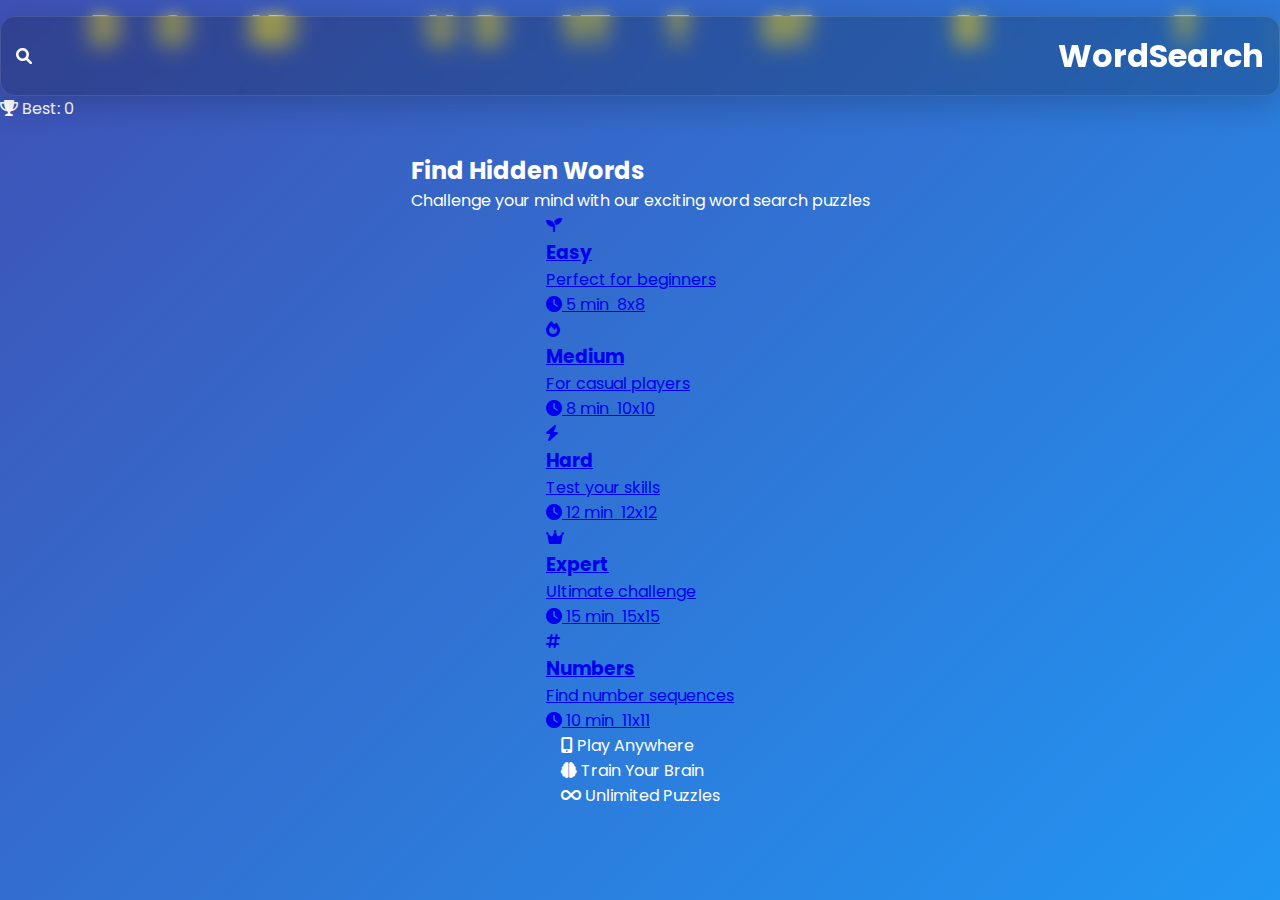
<file: index.html>
<!DOCTYPE html>
<html lang="en">
<head>
    <meta charset="UTF-8">
    <meta name="viewport" content="width=device-width, initial-scale=1.0">
    <title>Word Search Game</title>
    <link rel="stylesheet" href="style.css">
    <link href="https://fonts.googleapis.com/css2?family=Poppins:wght@300;400;500;600;700&display=swap" rel="stylesheet">
    <link rel="stylesheet" href="https://cdnjs.cloudflare.com/ajax/libs/font-awesome/6.0.0/css/all.min.css">
</head>
<body>
    <div class="container">
        <!-- Background Elements -->
        <div class="background-shapes">
            <div class="shape shape-1"></div>
            <div class="shape shape-2"></div>
            <div class="shape shape-3"></div>
        </div>

        <!-- Header -->
        <header class="header">
            <div class="logo">
                <div class="logo-icon">
                    <i class="fas fa-search"></i>
                </div>
                <h1 class="logo-text">WordSearch</h1>
            </div>
            <div class="score-display">
                <i class="fas fa-trophy"></i>
                <span>Best: <span id="highScore">0</span></span>
            </div>
        </header>

        <!-- Main Content -->
        <main class="main-content">
            <div class="hero-section">
                <h2 class="game-title">Find Hidden Words</h2>
                <p class="game-subtitle">Challenge your mind with our exciting word search puzzles</p>
            </div>

            <div class="difficulty-grid">
                <a href="levels/easy.html" class="difficulty-card easy" data-level="easy">
                    <div class="card-icon">
                        <i class="fas fa-seedling"></i>
                    </div>
                    <h3>Easy</h3>
                    <p>Perfect for beginners</p>
                    <div class="card-stats">
                        <span><i class="fas fa-clock"></i> 5 min</span>
                        <span><i class="fas fa-grid-3x3"></i> 8x8</span>
                    </div>
                </a>

                <a href="levels/medium.html" class="difficulty-card medium" data-level="medium">
                    <div class="card-icon">
                        <i class="fas fa-fire"></i>
                    </div>
                    <h3>Medium</h3>
                    <p>For casual players</p>
                    <div class="card-stats">
                        <span><i class="fas fa-clock"></i> 8 min</span>
                        <span><i class="fas fa-grid-3x3"></i> 10x10</span>
                    </div>
                </a>

                <a href="levels/hard.html" class="difficulty-card hard" data-level="hard">
                    <div class="card-icon">
                        <i class="fas fa-bolt"></i>
                    </div>
                    <h3>Hard</h3>
                    <p>Test your skills</p>
                    <div class="card-stats">
                        <span><i class="fas fa-clock"></i> 12 min</span>
                        <span><i class="fas fa-grid-3x3"></i> 12x12</span>
                    </div>
                </a>

                <a href="levels/expert.html" class="difficulty-card expert" data-level="expert">
                    <div class="card-icon">
                        <i class="fas fa-crown"></i>
                    </div>
                    <h3>Expert</h3>
                    <p>Ultimate challenge</p>
                    <div class="card-stats">
                        <span><i class="fas fa-clock"></i> 15 min</span>
                        <span><i class="fas fa-grid-3x3"></i> 15x15</span>
                    </div>
                </a>

                <a href="levels/numbers.html" class="difficulty-card numbers" data-level="numbers">
                    <div class="card-icon">
                        <i class="fas fa-hashtag"></i>
                    </div>
                    <h3>Numbers</h3>
                    <p>Find number sequences</p>
                    <div class="card-stats">
                        <span><i class="fas fa-clock"></i> 10 min</span>
                        <span><i class="fas fa-grid-3x3"></i> 11x11</span>
                    </div>
                </a>
            </div>

            <!-- Features Section -->
            <div class="features-section">
                <div class="feature">
                    <i class="fas fa-mobile-alt"></i>
                    <span>Play Anywhere</span>
                </div>
                <div class="feature">
                    <i class="fas fa-brain"></i>
                    <span>Train Your Brain</span>
                </div>
                <div class="feature">
                    <i class="fas fa-infinity"></i>
                    <span>Unlimited Puzzles</span>
                </div>
            </div>
        </main>

        <!-- Floating Letters Animation -->
        <div class="floating-letters" id="floatingLetters"></div>
    </div>

    <script src="script.js"></script>
</body>
</html>
</file>
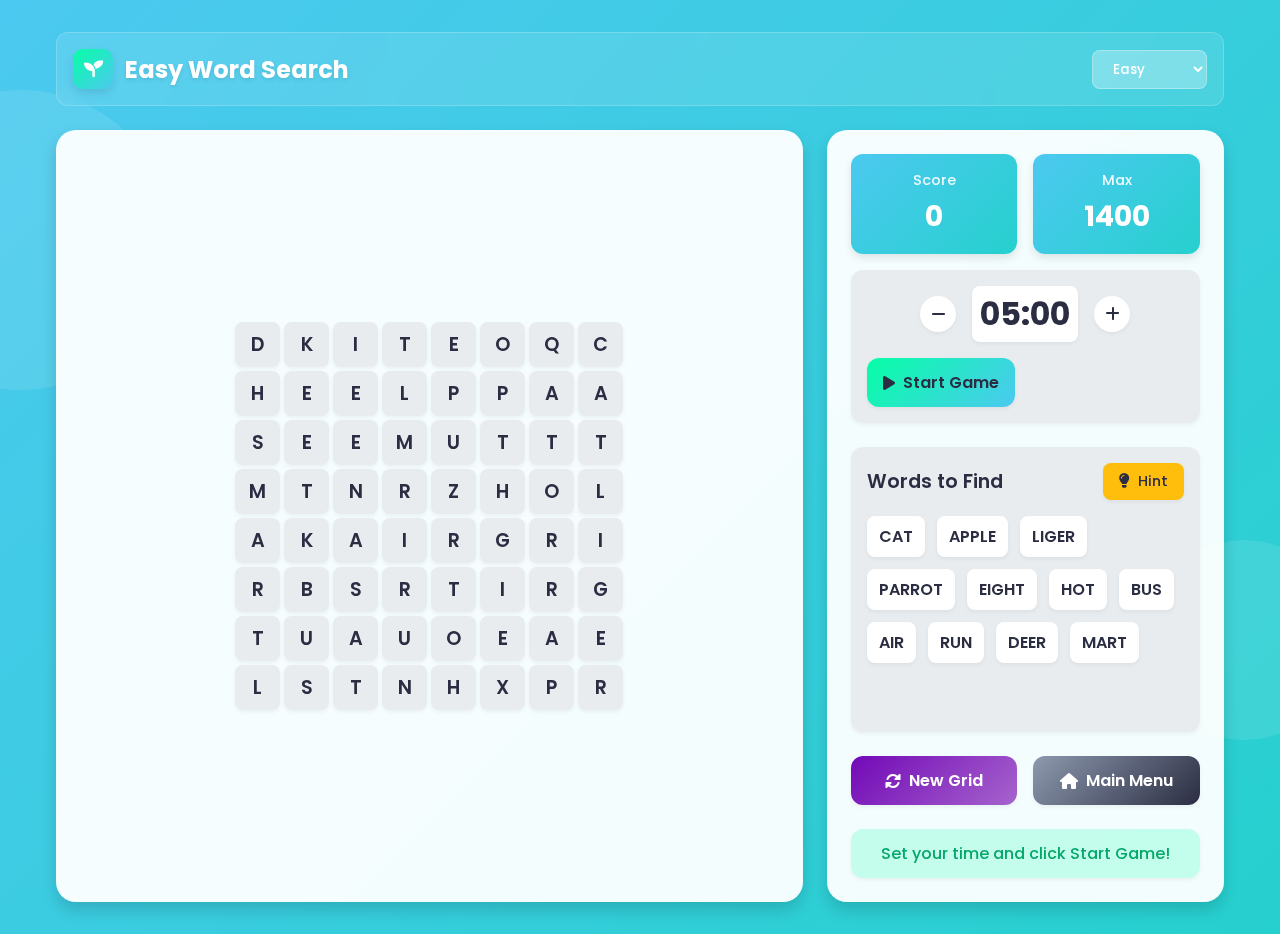
<file: levels/easy.html>
<!DOCTYPE html>
<html lang="en">
<head>
    <meta charset="UTF-8">
    <meta name="viewport" content="width=device-width, initial-scale=1.0">
    <title>Word Search Game - Easy</title>
    <link rel="stylesheet" href="easy.css">
    <link href="https://fonts.googleapis.com/css2?family=Poppins:wght@300;400;500;600;700&display=swap" rel="stylesheet">
    <link rel="stylesheet" href="https://cdnjs.cloudflare.com/ajax/libs/font-awesome/6.0.0/css/all.min.css">
</head>
<body>
    <div class="game-container">
        <!-- Background Elements -->
        <div class="background-shapes">
            <div class="shape shape-1"></div>
            <div class="shape shape-2"></div>
            <div class="shape shape-3"></div>
        </div>

        <header class="game-header">
            <div class="logo">
                <div class="logo-icon">
                    <i class="fas fa-seedling"></i>
                </div>
                <h1 class="logo-text">Easy Word Search</h1>
            </div>
            <div class="difficulty-selector">
                <select id="difficultySelect" class="difficulty-select">
                    <option value="easy">Easy</option>
                    <option value="medium">Medium</option>
                    <option value="hard">Hard</option>
                    <option value="expert">Expert</option>
                    <option value="numbers">Numbers</option>
                </select>
            </div>
        </header>

        <main class="game-main">
            <div class="board-container">
                <div class="grid-wrapper">
                    <div class="grid" id="wordGrid"></div>
                </div>
                
                <!-- Game Over Overlay -->
                <div class="game-over-overlay" id="gameOverOverlay">
                    <div class="game-over-content">
                        <div class="game-over-icon">
                            <i class="fas fa-hourglass-end"></i>
                        </div>
                        <h2 class="game-over-title">Time's Up!</h2>
                        <p class="game-over-message" id="gameOverMessage">
                            You found <span id="foundCount">0</span> of <span id="totalCount">0</span> words.
                        </p>
                        <div class="game-over-buttons">
                            <button id="extendTimeBtn" class="game-over-btn extend-btn">
                                <i class="fas fa-clock"></i>
                                Extend Time
                            </button>
                            <button id="acceptFateBtn" class="game-over-btn accept-btn">
                                <i class="fas fa-flag"></i>
                                Accept Fate
                            </button>
                        </div>
                    </div>
                </div>
            </div>
            
            <div class="controls-container">
                <div class="game-stats">
                    <div class="score-container">
                        <div class="score-box">
                            <span class="score-label">Score</span>
                            <span class="score-value" id="currentScore">0</span>
                        </div>
                        <div class="score-box">
                            <span class="score-label">Max</span>
                            <span class="score-value" id="maxScore">0</span>
                        </div>
                    </div>
                    
                    <div class="timer-container">
                        <div class="timer-controls">
                            <button id="decreaseTime" class="time-btn" aria-label="Decrease time">
                                <i class="fas fa-minus"></i>
                            </button>
                            <div class="timer-display">
                                <span id="timerMinutes">5</span>:<span id="timerSeconds">00</span>
                            </div>
                            <button id="increaseTime" class="time-btn" aria-label="Increase time">
                                <i class="fas fa-plus"></i>
                            </button>
                        </div>
                        <button id="startStopBtn" class="game-btn start-btn">
                            <i class="fas fa-play"></i>
                            Start Game
                        </button>
                    </div>
                </div>
                
                <div class="target-container">
                    <div class="target-header">
                        <h2>Words to Find</h2>
                        <button id="hintBtn" class="hint-btn" title="Show all hints">
                            <i class="fas fa-lightbulb"></i> Hint
                        </button>
                    </div>
                    <div class="target-words" id="targetWords"></div>
                </div>
                
                <div class="buttons-container">
                    <button id="newGridBtn" class="game-btn">
                        <i class="fas fa-sync-alt"></i> New Grid
                    </button>
                    <button id="mainMenuBtn" class="game-btn">
                        <i class="fas fa-home"></i> Main Menu
                    </button>
                </div>
                
                <div class="message" id="message"></div>
            </div>
        </main>
    </div>
    <script src="easy.js"></script>
</body>
</html>
</file>
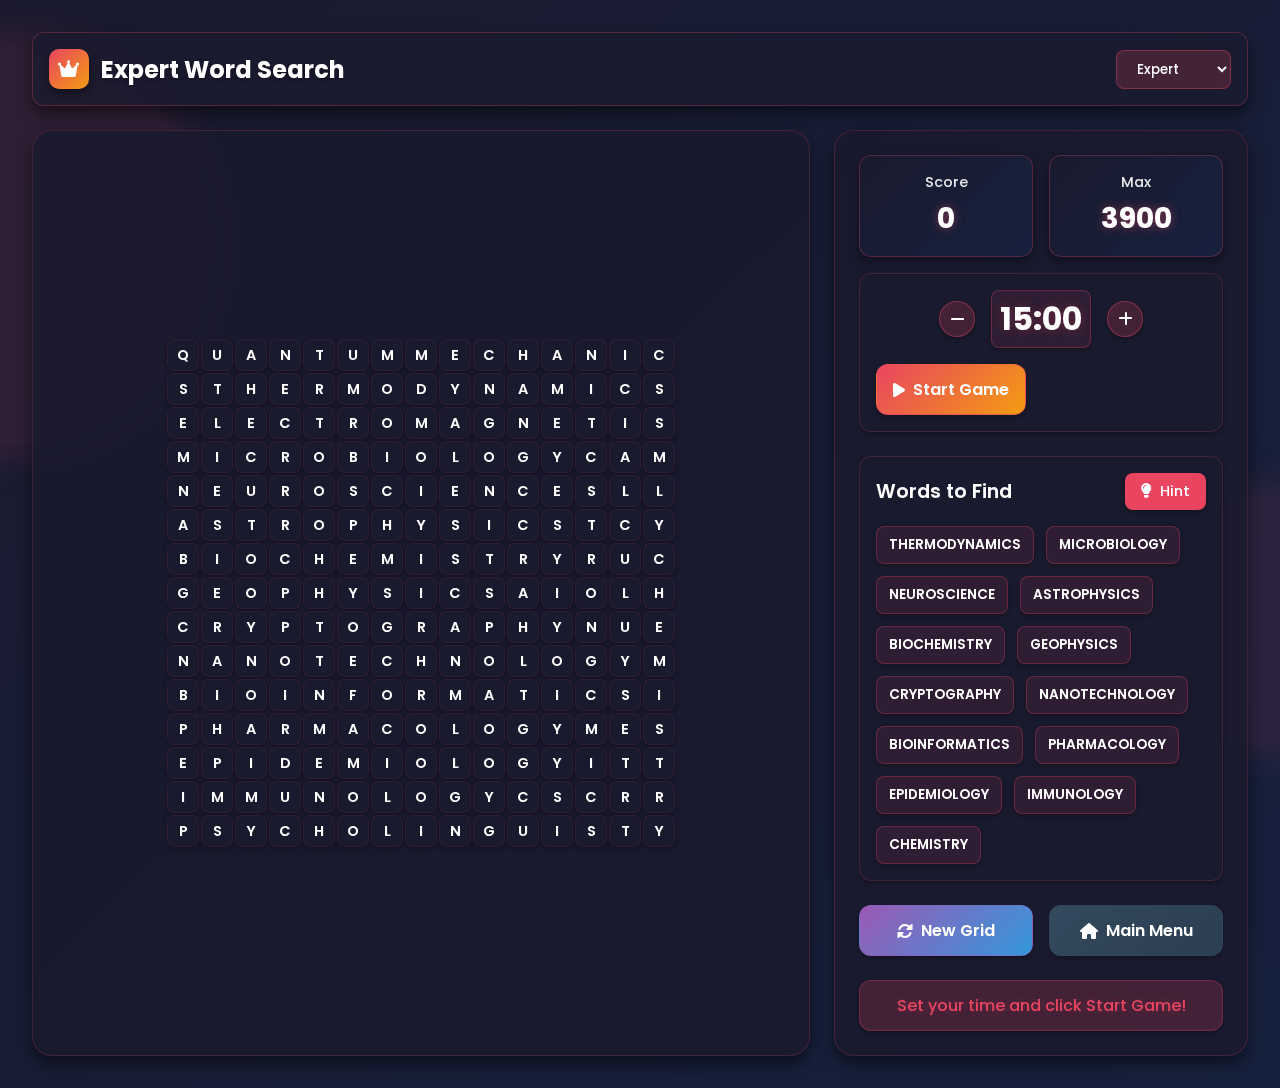
<file: levels/expert.html>
<!DOCTYPE html>
<html lang="en">
<head>
    <meta charset="UTF-8">
    <meta name="viewport" content="width=device-width, initial-scale=1.0">
    <title>Word Search Game - Expert</title>
    <link rel="stylesheet" href="expert.css">
    <link href="https://fonts.googleapis.com/css2?family=Poppins:wght@300;400;500;600;700&display=swap" rel="stylesheet">
    <link rel="stylesheet" href="https://cdnjs.cloudflare.com/ajax/libs/font-awesome/6.0.0/css/all.min.css">
</head>
<body>
    <div class="game-container">
        <!-- Background Elements -->
        <div class="background-shapes">
            <div class="shape shape-1"></div>
            <div class="shape shape-2"></div>
            <div class="shape shape-3"></div>
        </div>

        <header class="game-header">
            <div class="logo">
                <div class="logo-icon">
                    <i class="fas fa-crown"></i>
                </div>
                <h1 class="logo-text">Expert Word Search</h1>
            </div>
            <div class="difficulty-selector">
                <select id="difficultySelect" class="difficulty-select">
                    <option value="easy">Easy</option>
                    <option value="medium">Medium</option>
                    <option value="hard">Hard</option>
                    <option value="expert" selected>Expert</option>
                    <option value="numbers">Numbers</option>
                </select>
            </div>
        </header>

        <main class="game-main">
            <div class="board-container">
                <div class="grid-wrapper">
                    <div class="grid" id="wordGrid"></div>
                </div>
                
                <!-- Game Over Overlay -->
                <div class="game-over-overlay" id="gameOverOverlay">
                    <div class="game-over-content">
                        <div class="game-over-icon">
                            <i class="fas fa-hourglass-end"></i>
                        </div>
                        <h2 class="game-over-title">Time's Up!</h2>
                        <p class="game-over-message" id="gameOverMessage">
                            You found <span id="foundCount">0</span> of <span id="totalCount">0</span> words.
                        </p>
                        <div class="game-over-buttons">
                            <button id="extendTimeBtn" class="game-over-btn extend-btn">
                                <i class="fas fa-clock"></i>
                                Extend Time
                            </button>
                            <button id="acceptFateBtn" class="game-over-btn accept-btn">
                                <i class="fas fa-flag"></i>
                                Accept Fate
                            </button>
                        </div>
                    </div>
                </div>
            </div>
            
            <div class="controls-container">
                <div class="game-stats">
                    <div class="score-container">
                        <div class="score-box">
                            <span class="score-label">Score</span>
                            <span class="score-value" id="currentScore">0</span>
                        </div>
                        <div class="score-box">
                            <span class="score-label">Max</span>
                            <span class="score-value" id="maxScore">0</span>
                        </div>
                    </div>
                    
                    <div class="timer-container">
                        <div class="timer-controls">
                            <button id="decreaseTime" class="time-btn" aria-label="Decrease time">
                                <i class="fas fa-minus"></i>
                            </button>
                            <div class="timer-display">
                                <span id="timerMinutes">15</span>:<span id="timerSeconds">00</span>
                            </div>
                            <button id="increaseTime" class="time-btn" aria-label="Increase time">
                                <i class="fas fa-plus"></i>
                            </button>
                        </div>
                        <button id="startStopBtn" class="game-btn start-btn">
                            <i class="fas fa-play"></i>
                            Start Game
                        </button>
                    </div>
                </div>
                
                <div class="target-container">
                    <div class="target-header">
                        <h2>Words to Find</h2>
                        <button id="hintBtn" class="hint-btn" title="Show all hints">
                            <i class="fas fa-lightbulb"></i> Hint
                        </button>
                    </div>
                    <div class="target-words" id="targetWords"></div>
                </div>
                
                <div class="buttons-container">
                    <button id="newGridBtn" class="game-btn">
                        <i class="fas fa-sync-alt"></i> New Grid
                    </button>
                    <button id="mainMenuBtn" class="game-btn">
                        <i class="fas fa-home"></i> Main Menu
                    </button>
                </div>
                
                <div class="message" id="message"></div>
            </div>
        </main>
    </div>
    <script src="expert.js"></script>
</body>
</html>
</file>
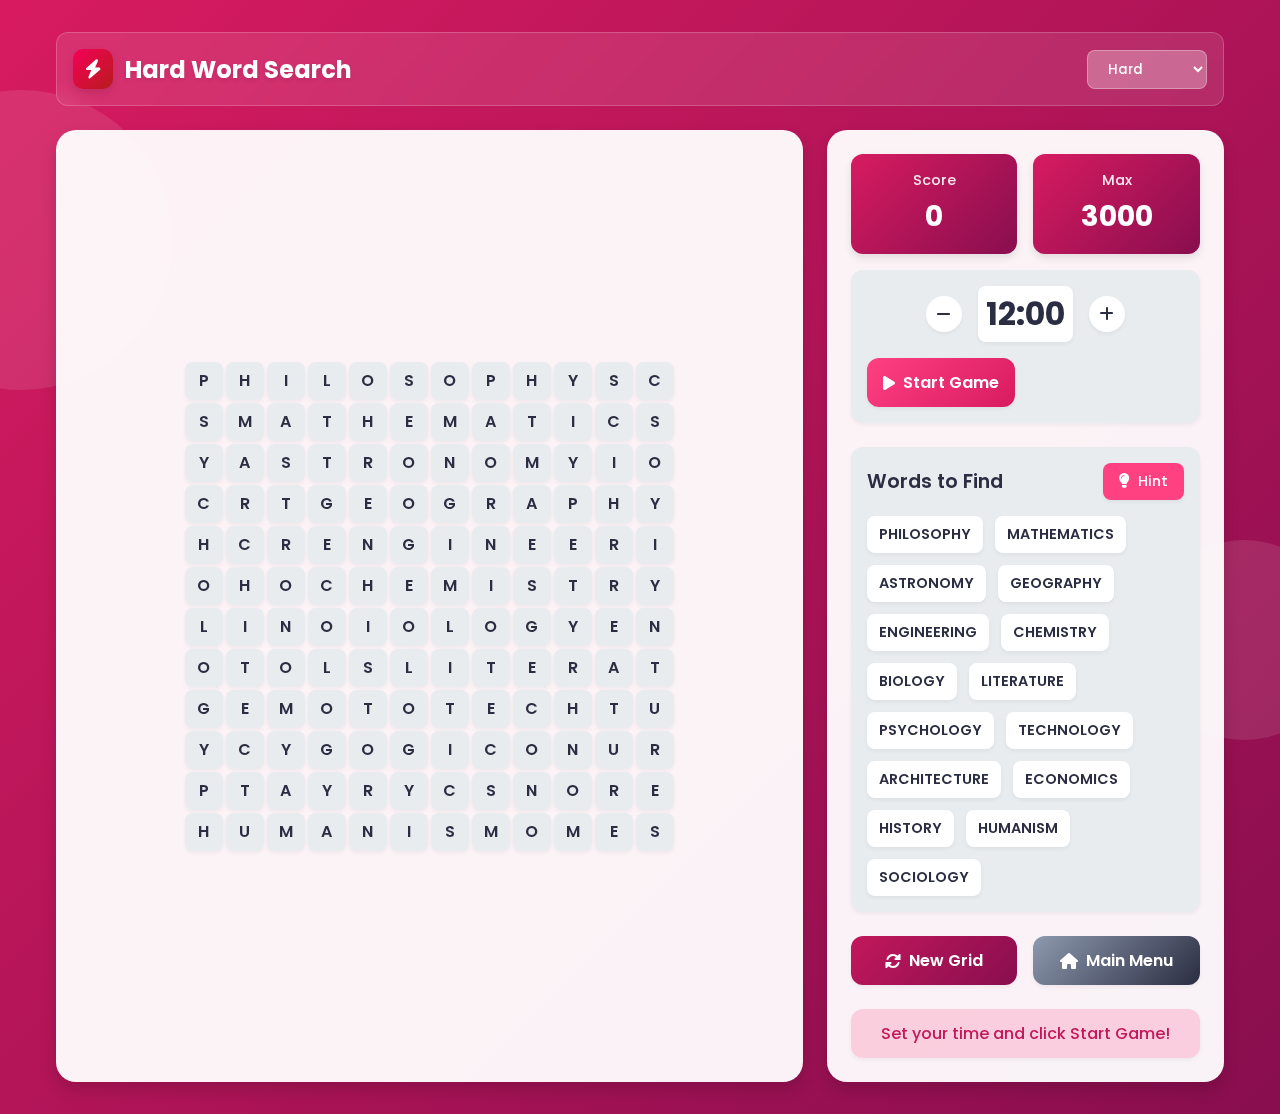
<file: levels/hard.html>
<!DOCTYPE html>
<html lang="en">
<head>
    <meta charset="UTF-8">
    <meta name="viewport" content="width=device-width, initial-scale=1.0">
    <title>Word Search Game - Hard</title>
    <link rel="stylesheet" href="hard.css">
    <link href="https://fonts.googleapis.com/css2?family=Poppins:wght@300;400;500;600;700&display=swap" rel="stylesheet">
    <link rel="stylesheet" href="https://cdnjs.cloudflare.com/ajax/libs/font-awesome/6.0.0/css/all.min.css">
</head>
<body>
    <div class="game-container">
        <!-- Background Elements -->
        <div class="background-shapes">
            <div class="shape shape-1"></div>
            <div class="shape shape-2"></div>
            <div class="shape shape-3"></div>
        </div>

        <header class="game-header">
            <div class="logo">
                <div class="logo-icon">
                    <i class="fas fa-bolt"></i>
                </div>
                <h1 class="logo-text">Hard Word Search</h1>
            </div>
            <div class="difficulty-selector">
                <select id="difficultySelect" class="difficulty-select">
                    <option value="easy">Easy</option>
                    <option value="medium">Medium</option>
                    <option value="hard" selected>Hard</option>
                    <option value="expert">Expert</option>
                    <option value="numbers">Numbers</option>
                </select>
            </div>
        </header>

        <main class="game-main">
            <div class="board-container">
                <div class="grid-wrapper">
                    <div class="grid" id="wordGrid"></div>
                </div>
                
                <!-- Game Over Overlay -->
                <div class="game-over-overlay" id="gameOverOverlay">
                    <div class="game-over-content">
                        <div class="game-over-icon">
                            <i class="fas fa-hourglass-end"></i>
                        </div>
                        <h2 class="game-over-title">Time's Up!</h2>
                        <p class="game-over-message" id="gameOverMessage">
                            You found <span id="foundCount">0</span> of <span id="totalCount">0</span> words.
                        </p>
                        <div class="game-over-buttons">
                            <button id="extendTimeBtn" class="game-over-btn extend-btn">
                                <i class="fas fa-clock"></i>
                                Extend Time
                            </button>
                            <button id="acceptFateBtn" class="game-over-btn accept-btn">
                                <i class="fas fa-flag"></i>
                                Accept Fate
                            </button>
                        </div>
                    </div>
                </div>
            </div>
            
            <div class="controls-container">
                <div class="game-stats">
                    <div class="score-container">
                        <div class="score-box">
                            <span class="score-label">Score</span>
                            <span class="score-value" id="currentScore">0</span>
                        </div>
                        <div class="score-box">
                            <span class="score-label">Max</span>
                            <span class="score-value" id="maxScore">0</span>
                        </div>
                    </div>
                    
                    <div class="timer-container">
                        <div class="timer-controls">
                            <button id="decreaseTime" class="time-btn" aria-label="Decrease time">
                                <i class="fas fa-minus"></i>
                            </button>
                            <div class="timer-display">
                                <span id="timerMinutes">12</span>:<span id="timerSeconds">00</span>
                            </div>
                            <button id="increaseTime" class="time-btn" aria-label="Increase time">
                                <i class="fas fa-plus"></i>
                            </button>
                        </div>
                        <button id="startStopBtn" class="game-btn start-btn">
                            <i class="fas fa-play"></i>
                            Start Game
                        </button>
                    </div>
                </div>
                
                <div class="target-container">
                    <div class="target-header">
                        <h2>Words to Find</h2>
                        <button id="hintBtn" class="hint-btn" title="Show all hints">
                            <i class="fas fa-lightbulb"></i> Hint
                        </button>
                    </div>
                    <div class="target-words" id="targetWords"></div>
                </div>
                
                <div class="buttons-container">
                    <button id="newGridBtn" class="game-btn">
                        <i class="fas fa-sync-alt"></i> New Grid
                    </button>
                    <button id="mainMenuBtn" class="game-btn">
                        <i class="fas fa-home"></i> Main Menu
                    </button>
                </div>
                
                <div class="message" id="message"></div>
            </div>
        </main>
    </div>
    <script src="hard.js"></script>
</body>
</html>
</file>
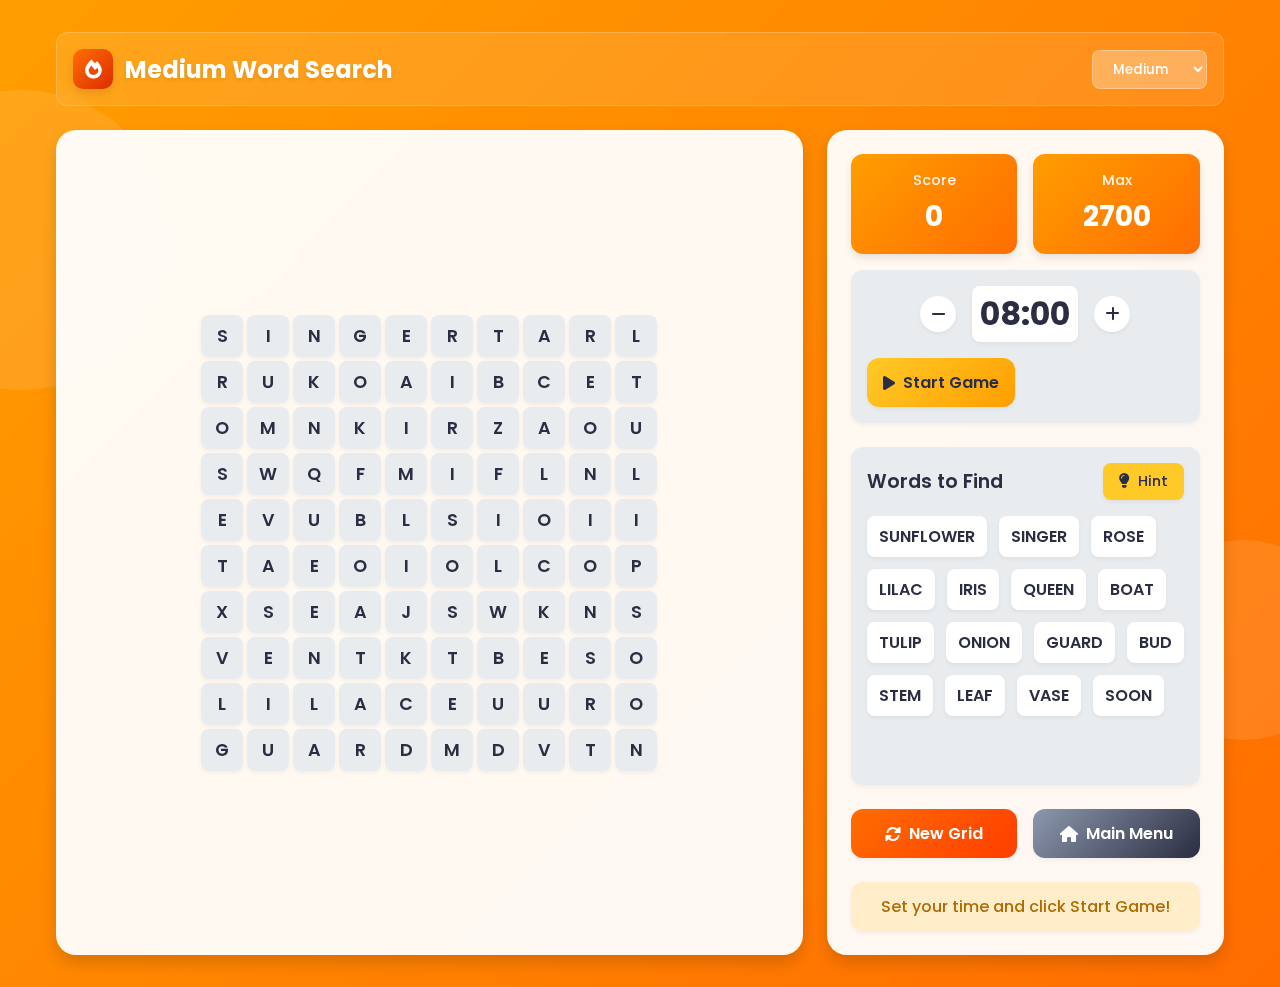
<file: levels/medium.html>
<!DOCTYPE html>
<html lang="en">
<head>
    <meta charset="UTF-8">
    <meta name="viewport" content="width=device-width, initial-scale=1.0">
    <title>Word Search Game - Medium</title>
    <link rel="stylesheet" href="medium.css">
    <link href="https://fonts.googleapis.com/css2?family=Poppins:wght@300;400;500;600;700&display=swap" rel="stylesheet">
    <link rel="stylesheet" href="https://cdnjs.cloudflare.com/ajax/libs/font-awesome/6.0.0/css/all.min.css">
</head>
<body>
    <div class="game-container">
        <!-- Background Elements -->
        <div class="background-shapes">
            <div class="shape shape-1"></div>
            <div class="shape shape-2"></div>
            <div class="shape shape-3"></div>
        </div>

        <header class="game-header">
            <div class="logo">
                <div class="logo-icon">
                    <i class="fas fa-fire"></i>
                </div>
                <h1 class="logo-text">Medium Word Search</h1>
            </div>
            <div class="difficulty-selector">
                <select id="difficultySelect" class="difficulty-select">
                    <option value="easy">Easy</option>
                    <option value="medium" selected>Medium</option>
                    <option value="hard">Hard</option>
                    <option value="expert">Expert</option>
                    <option value="numbers">Numbers</option>
                </select>
            </div>
        </header>

        <main class="game-main">
            <div class="board-container">
                <div class="grid-wrapper">
                    <div class="grid" id="wordGrid"></div>
                </div>
                
                <!-- Game Over Overlay -->
                <div class="game-over-overlay" id="gameOverOverlay">
                    <div class="game-over-content">
                        <div class="game-over-icon">
                            <i class="fas fa-hourglass-end"></i>
                        </div>
                        <h2 class="game-over-title">Time's Up!</h2>
                        <p class="game-over-message" id="gameOverMessage">
                            You found <span id="foundCount">0</span> of <span id="totalCount">0</span> words.
                        </p>
                        <div class="game-over-buttons">
                            <button id="extendTimeBtn" class="game-over-btn extend-btn">
                                <i class="fas fa-clock"></i>
                                Extend Time
                            </button>
                            <button id="acceptFateBtn" class="game-over-btn accept-btn">
                                <i class="fas fa-flag"></i>
                                Accept Fate
                            </button>
                        </div>
                    </div>
                </div>
            </div>
            
            <div class="controls-container">
                <div class="game-stats">
                    <div class="score-container">
                        <div class="score-box">
                            <span class="score-label">Score</span>
                            <span class="score-value" id="currentScore">0</span>
                        </div>
                        <div class="score-box">
                            <span class="score-label">Max</span>
                            <span class="score-value" id="maxScore">0</span>
                        </div>
                    </div>
                    
                    <div class="timer-container">
                        <div class="timer-controls">
                            <button id="decreaseTime" class="time-btn" aria-label="Decrease time">
                                <i class="fas fa-minus"></i>
                            </button>
                            <div class="timer-display">
                                <span id="timerMinutes">8</span>:<span id="timerSeconds">00</span>
                            </div>
                            <button id="increaseTime" class="time-btn" aria-label="Increase time">
                                <i class="fas fa-plus"></i>
                            </button>
                        </div>
                        <button id="startStopBtn" class="game-btn start-btn">
                            <i class="fas fa-play"></i>
                            Start Game
                        </button>
                    </div>
                </div>
                
                <div class="target-container">
                    <div class="target-header">
                        <h2>Words to Find</h2>
                        <button id="hintBtn" class="hint-btn" title="Show all hints">
                            <i class="fas fa-lightbulb"></i> Hint
                        </button>
                    </div>
                    <div class="target-words" id="targetWords"></div>
                </div>
                
                <div class="buttons-container">
                    <button id="newGridBtn" class="game-btn">
                        <i class="fas fa-sync-alt"></i> New Grid
                    </button>
                    <button id="mainMenuBtn" class="game-btn">
                        <i class="fas fa-home"></i> Main Menu
                    </button>
                </div>
                
                <div class="message" id="message"></div>
            </div>
        </main>
    </div>
    <script src="medium.js"></script>
</body>
</html>
</file>
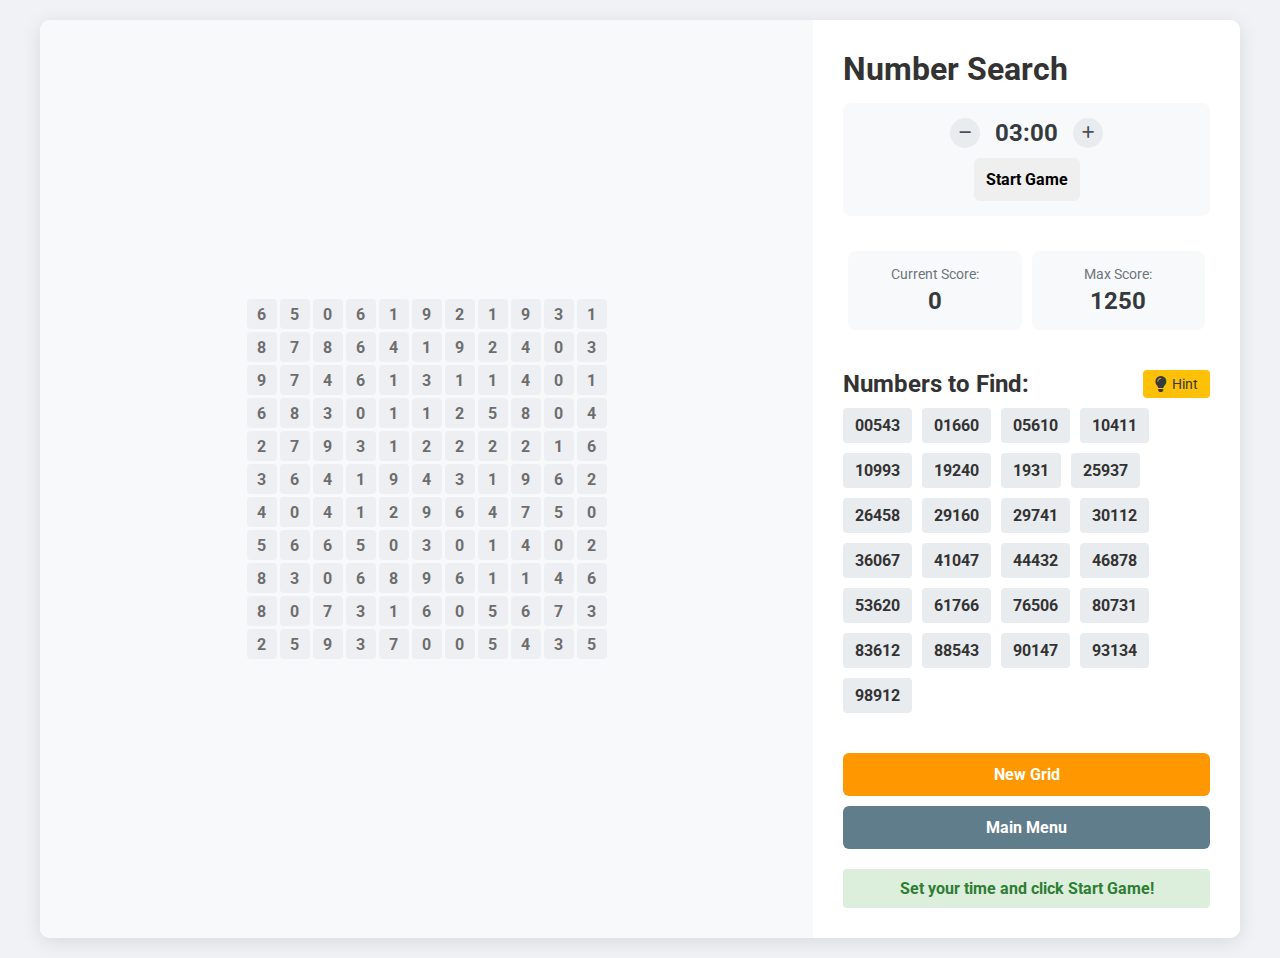
<file: levels/numbers.html>
<!DOCTYPE html>
<html lang="en">
<head>
    <meta charset="UTF-8">
    <meta name="viewport" content="width=device-width, initial-scale=1.0">
    <title>Number Search Game</title>
    <link rel="stylesheet" href="numbers.css">
    <link href="https://fonts.googleapis.com/css2?family=Roboto:wght@400;700&display=swap" rel="stylesheet">
    <link rel="stylesheet" href="https://cdnjs.cloudflare.com/ajax/libs/font-awesome/6.0.0-beta3/css/all.min.css">
</head>
<body>
    <div class="game-container">
        <div class="board-container">
            <div class="grid" id="numberGrid"></div>
        </div>
        <div class="controls-container">
            <h1>Number Search</h1>
            
            <div class="timer-container">
                <div class="timer-controls">
                    <button id="decreaseTime" class="time-btn"><i class="fas fa-minus"></i></button>
                    <div class="timer-display">
                        <span id="timerMinutes">3</span>:<span id="timerSeconds">00</span>
                    </div>
                    <button id="increaseTime" class="time-btn"><i class="fas fa-plus"></i></button>
                </div>
                <button id="startTimer" class="game-btn">Start Game</button>
            </div>
            
            <div class="score-container">
                <div class="score-box">
                    <span class="score-label">Current Score:</span>
                    <span class="score-value" id="currentScore">0</span>
                </div>
                <div class="score-box">
                    <span class="score-label">Max Score:</span>
                    <span class="score-value" id="maxScore">0</span>
                </div>
            </div>
            
            <div class="target-container">
                <div class="target-header">
                    <h2>Numbers to Find:</h2>
                    <button id="hintBtn" class="hint-btn" title="Show all hints">
                        <i class="fas fa-lightbulb"></i> Hint
                    </button>
                </div>
                <div class="target-numbers" id="targetNumbers"></div>
            </div>
            
            <div class="buttons-container">
                <button id="newGridBtn" class="game-btn">New Grid</button>
                <button id="mainMenuBtn" class="game-btn">Main Menu</button>
            </div>
            
            <div class="message" id="message"></div>
        </div>
    </div>
    <script src="numbers.js"></script>
</body>
</html>
</file>
<file: style.css>
/* Global Styles */
:root {
    --primary-color: #FF5722;  /* Vibrant orange */
    --secondary-color: #FF9800; /* Bright orange */
    --accent-color: #FFEB3B;    /* Yellow */
    --background-color: #3F51B5; /* Deep blue */
    --text-color: #FFFFFF;      /* White */
    --grid-bg-color: #FFFFFF;
    --button-hover: #E64A19;    /* Darker orange */
    --button-active: #BF360C;   /* Deep orange */
    --shadow-color: rgba(0, 0, 0, 0.3);
    --glow-color: rgba(255, 235, 59, 0.8); /* Yellow glow */
    --particle-color: rgba(255, 255, 255, 0.8);
}

* {
    margin: 0;
    padding: 0;
    box-sizing: border-box;
    font-family: 'Poppins', sans-serif;
}

body {
    background: linear-gradient(135deg, #3F51B5 0%, #2196F3 100%);
    color: var(--text-color);
    min-height: 100vh;
    display: flex;
    flex-direction: column;
    overflow-x: hidden;
    position: relative;
}

.game-container {
    max-width: 100%;
    margin: 0 auto;
    padding: 1rem;
    display: flex;
    flex-direction: column;
    min-height: 100vh;
    position: relative;
    z-index: 10;
}

/* Animated Background */
.animated-background {
    position: fixed;
    top: 0;
    left: 0;
    width: 100%;
    height: 100%;
    z-index: 1;
    overflow: hidden;
}

.gradient-orb {
    position: absolute;
    border-radius: 50%;
    background: radial-gradient(circle, rgba(255,235,59,0.2) 0%, transparent 70%);
    animation: float-orb 20s infinite ease-in-out;
}

.orb-1 {
    width: 300px;
    height: 300px;
    top: 10%;
    left: -10%;
    animation-delay: 0s;
}

.orb-2 {
    width: 200px;
    height: 200px;
    top: 60%;
    right: -5%;
    animation-delay: -7s;
}

.orb-3 {
    width: 150px;
    height: 150px;
    bottom: 20%;
    left: 20%;
    animation-delay: -14s;
}

@keyframes float-orb {
    0%, 100% { transform: translate(0, 0) scale(1); }
    25% { transform: translate(30px, -50px) scale(1.1); }
    50% { transform: translate(-20px, -30px) scale(0.9); }
    75% { transform: translate(40px, 20px) scale(1.05); }
}

/* Header Styles */
header {
    padding: 1rem 0;
    margin-bottom: 1rem;
    position: relative;
    z-index: 15;
}

.logo {
    display: flex;
    justify-content: space-between;
    align-items: center;
    background: rgba(0, 0, 0, 0.2);
    backdrop-filter: blur(10px);
    padding: 15px;
    border-radius: 15px;
    box-shadow: 0 8px 32px rgba(0, 0, 0, 0.2);
    border: 1px solid rgba(255, 255, 255, 0.1);
}

.animated-bars {
    display: flex;
    flex-direction: column;
    justify-content: space-between;
    width: 30px;
    height: 20px;
    cursor: pointer;
    transition: transform 0.3s ease;
}

.animated-bars:hover {
    transform: scale(1.1);
}

.animated-bars .bar {
    height: 3px;
    background: linear-gradient(45deg, #fff, #f0f0f0);
    border-radius: 3px;
    animation: bar-glow 2s infinite alternate;
}

.animated-bars .bar:nth-child(1) { animation-delay: 0s; }
.animated-bars .bar:nth-child(2) { animation-delay: 0.3s; }
.animated-bars .bar:nth-child(3) { animation-delay: 0.6s; }

@keyframes bar-glow {
    0% { box-shadow: 0 0 5px rgba(255,255,255,0.3); }
    100% { box-shadow: 0 0 15px rgba(255,255,255,0.8); }
}

.title {
    display: flex;
    align-items: center;
    justify-content: center;
    gap: 8px;
}

.letter-box {
    display: flex;
    align-items: center;
    justify-content: center;
    width: 35px;
    height: 35px;
    background: linear-gradient(145deg, #ffffff, #e6e6e6);
    color: var(--primary-color);
    font-weight: bold;
    border-radius: 8px;
    font-size: 1.3rem;
    box-shadow: 
        0 4px 8px rgba(0,0,0,0.1),
        inset 0 1px 0 rgba(255,255,255,0.8);
    position: relative;
    overflow: hidden;
}

.letter-box::before {
    content: '';
    position: absolute;
    top: -50%;
    left: -50%;
    width: 200%;
    height: 200%;
    background: linear-gradient(45deg, transparent, rgba(255,255,255,0.3), transparent);
    transform: rotate(45deg);
    transition: transform 0.6s;
}

.letter-box:hover::before {
    transform: rotate(45deg) translate(100%, 100%);
}

.animate-letter {
    animation: letter-bounce 1s ease-out forwards;
    opacity: 0;
    transform: translateY(-30px);
}

@keyframes letter-bounce {
    0% {
        opacity: 0;
        transform: translateY(-30px) scale(0.8);
    }
    50% {
        opacity: 1;
        transform: translateY(5px) scale(1.1);
    }
    100% {
        opacity: 1;
        transform: translateY(0) scale(1);
    }
}

.title-text {
    color: white;
    font-weight: bold;
    font-size: 1.6rem;
    margin-left: 10px;
    text-shadow: 
        0 0 10px rgba(255,255,255,0.5),
        0 0 20px rgba(255,255,255,0.3);
}

.animate-title {
    animation: title-glow 2s ease-in-out infinite alternate;
}

@keyframes title-glow {
    0% {
        text-shadow: 
            0 0 10px rgba(255,255,255,0.5),
            0 0 20px rgba(255,255,255,0.3);
    }
    100% {
        text-shadow: 
            0 0 20px rgba(255,255,255,0.8),
            0 0 30px rgba(255,255,255,0.5),
            0 0 40px rgba(255,255,255,0.3);
    }
}

/* Main Content Styles */
main {
    flex: 1;
    display: flex;
    flex-direction: column;
    align-items: center;
    justify-content: center;
    position: relative;
    z-index: 15;
}

.home-screen {
    text-align: center;
    position: relative;
    width: 100%;
    max-width: 600px;
    margin: 0 auto;
}

/* Game Name Styles */
.game-name {
    margin-bottom: 2rem;
    position: relative;
    z-index: 20;
}

.main-title {
    font-size: 3.5rem;
    font-weight: 700;
    color: white;
    text-shadow: 0 0 20px rgba(255, 152, 0, 0.5);
    margin-bottom: 0.5rem;
    background: linear-gradient(45deg, #FFEB3B, #FF9800, #FF5722);
    background-size: 200% 200%;
    -webkit-background-clip: text;
    -webkit-text-fill-color: transparent;
    background-clip: text;
    animation: 
        gradient-shift 3s ease-in-out infinite,
        title-pulse 3s ease-in-out infinite;
}

@keyframes gradient-shift {
    0%, 100% { background-position: 0% 50%; }
    50% { background-position: 100% 50%; }
}

@keyframes title-pulse {
    0%, 100% { transform: scale(1); }
    50% { transform: scale(1.05); }
}

.title-underline {
    width: 150px;
    height: 4px;
    background: linear-gradient(90deg, transparent, #fff, transparent);
    margin: 0 auto;
    border-radius: 2px;
    animation: underline-glow 2s ease-in-out infinite alternate;
}

@keyframes underline-glow {
    0% {
        box-shadow: 0 0 10px rgba(255,255,255,0.3);
        transform: scaleX(0.8);
    }
    100% {
        box-shadow: 0 0 20px rgba(255,255,255,0.8);
        transform: scaleX(1.2);
    }
}

.select-text {
    color: white;
    margin-bottom: 3rem;
    font-size: 1.6rem;
    text-shadow: 0 2px 4px rgba(0,0,0,0.3);
    position: relative;
    z-index: 20;
}

.select-text::after {
    content: '';
    position: absolute;
    bottom: -10px;
    left: 50%;
    transform: translateX(-50%);
    width: 100px;
    height: 3px;
    background: linear-gradient(90deg, transparent, white, transparent);
    border-radius: 2px;
}

.level-buttons {
    display: flex;
    flex-direction: column;
    gap: 1.5rem;
    max-width: 350px;
    margin: 0 auto;
    position: relative;
    z-index: 20;
}

.level-btn {
    background: linear-gradient(145deg, #FF5722, #FF9800);
    color: white;
    border: 2px solid rgba(255, 255, 255, 0.3);
    border-radius: 15px;
    padding: 1.2rem 2rem;
    font-size: 1.3rem;
    font-weight: 600;
    cursor: pointer;
    text-decoration: none;
    text-align: center;
    box-shadow: 
        0 8px 32px rgba(255, 87, 34, 0.3),
        0 4px 16px rgba(255, 152, 0, 0.3),
        inset 0 1px 0 rgba(255, 255, 255, 0.5);
    transition: all 0.3s ease;
    position: relative;
    overflow: hidden;
    transform: translateY(20px);
    opacity: 0;
}

.btn-text {
    position: relative;
    z-index: 2;
}

.btn-glow {
    position: absolute;
    top: 0;
    left: -100%;
    width: 100%;
    height: 100%;
    background: linear-gradient(90deg, transparent, rgba(255,255,255,0.4), transparent);
    transition: left 0.6s;
}

.level-btn:hover {
    transform: translateY(-5px) scale(1.05);
    box-shadow: 
        0 12px 40px rgba(255, 87, 34, 0.5),
        0 8px 24px rgba(255, 152, 0, 0.5),
        inset 0 1px 0 rgba(255, 255, 255, 0.8);
}

.level-btn:hover .btn-glow {
    left: 100%;
}

.level-btn:active {
    animation: button-press 0.3s ease;
}

@keyframes button-press {
    0% { transform: translateY(0) scale(1); }
    50% { transform: translateY(2px) scale(0.98); }
    100% { transform: translateY(0) scale(1); }
}

.level-btn::before {
    content: '';
    position: absolute;
    top: 0;
    left: -100%;
    width: 100%;
    height: 100%;
    background: linear-gradient(90deg, transparent, rgba(255, 255, 255, 0.4), transparent);
    transition: 0.5s;
}

.level-btn:hover::before {
    left: 100%;
}

/* Enhanced Floating Elements */
.floating-letters {
    position: absolute;
    top: 0;
    left: 0;
    width: 100%;
    height: 100%;
    pointer-events: none;
    z-index: 5;
}

.floating-letter {
    position: absolute;
    font-size: 2.5rem;
    font-weight: bold;
    animation: enhanced-float 20s linear infinite;
    color: rgba(255, 235, 59, 0.6);
    text-shadow: 0 0 15px rgba(255, 235, 59, 0.8);
}

.floating-letter.glow {
    color: rgba(255, 255, 255, 0.4);
    text-shadow: 
        0 0 10px rgba(255,255,255,0.6),
        0 0 20px rgba(255,255,255,0.4);
    animation: enhanced-float-glow 20s linear infinite;
}

@keyframes enhanced-float {
    0% {
        transform: translateY(100vh) translateX(0) rotate(0deg) scale(0.5);
        opacity: 0;
    }
    10% {
        opacity: 0.7;
    }
    90% {
        opacity: 0.7;
    }
    100% {
        transform: translateY(-100px) translateX(50px) rotate(360deg) scale(1.2);
        opacity: 0;
    }
}

@keyframes enhanced-float-glow {
    0% {
        transform: translateY(100vh) translateX(0) rotate(0deg) scale(0.8);
        opacity: 0;
    }
    10% {
        opacity: 1;
    }
    50% {
        transform: translateY(50vh) translateX(25px) rotate(180deg) scale(1.1);
    }
    90% {
        opacity: 1;
    }
    100% {
        transform: translateY(-100px) translateX(50px) rotate(360deg) scale(1.5);
        opacity: 0;
    }
}

/* Floating Particles */
.floating-particles {
    position: absolute;
    top: 0;
    left: 0;
    width: 100%;
    height: 100%;
    pointer-events: none;
    z-index: 5;
}

.particle {
    position: absolute;
    width: 4px;
    height: 4px;
    background: radial-gradient(circle, #FFEB3B, transparent);
    border-radius: 50%;
    animation: particle-float 15s linear infinite;
}

@keyframes particle-float {
    0% {
        transform: translateY(100vh) translateX(0) scale(0);
        opacity: 0;
    }
    10% {
        opacity: 1;
        transform: translateY(90vh) translateX(10px) scale(1);
    }
    90% {
        opacity: 1;
    }
    100% {
        transform: translateY(-10vh) translateX(50px) scale(0);
        opacity: 0;
    }
}

/* Word Bubbles */
.word-bubbles {
    position: absolute;
    top: 0;
    left: 0;
    width: 100%;
    height: 100%;
    pointer-events: none;
    z-index: 5;
}

.word-bubble {
    position: absolute;
    padding: 8px 16px;
    border-radius: 20px;
    background: rgba(255, 152, 0, 0.2);
    border: 1px solid rgba(255, 235, 59, 0.3);
    color: #FFEB3B;
    font-size: 0.9rem;
    font-weight: 500;
    backdrop-filter: blur(10px);
    animation: bubble-float 25s linear infinite;
}

@keyframes bubble-float {
    0% {
        transform: translateY(100vh) translateX(0) rotate(0deg);
        opacity: 0;
    }
    5% {
        opacity: 1;
    }
    95% {
        opacity: 1;
    }
    100% {
        transform: translateY(-100px) translateX(100px) rotate(360deg);
        opacity: 0;
    }
}

/* Score Styles */
.score-container {
    display: flex;
    justify-content: center;
    margin-top: 2rem;
    position: relative;
    z-index: 15;
}

.high-score {
    color: white;
    font-weight: bold;
    font-size: 1.1rem;
    padding: 10px 20px;
    border-radius: 25px;
    backdrop-filter: blur(10px);
    background: rgba(255, 87, 34, 0.3);
    border: 1px solid rgba(255, 235, 59, 0.3);
    box-shadow: 0 4px 30px rgba(255, 87, 34, 0.2);
}

.glow-text {
    text-shadow: 0 0 10px rgba(255,255,255,0.5);
}

.score-label {
    margin-right: 10px;
}

.score-value {
    color: #ffeb3b;
    font-weight: 700;
    text-shadow: 0 0 10px rgba(255,235,59,0.5);
}

/* Animation Classes */
.animate-fade-in {
    animation: fadeIn 1s ease-out forwards;
    opacity: 0;
}

.animate-slide-up {
    animation: slideUp 0.8s ease-out forwards;
    opacity: 0;
    transform: translateY(30px);
}

@keyframes fadeIn {
    from {
        opacity: 0;
        transform: translateY(20px);
    }
    to {
        opacity: 1;
        transform: translateY(0);
    }
}

@keyframes slideUp {
    from {
        opacity: 0;
        transform: translateY(30px);
    }
    to {
        opacity: 1;
        transform: translateY(0);
    }
}

/* Responsive Styles */
@media (max-width: 768px) {
    .main-title {
        font-size: 2rem;
    }
    
    .select-text {
        font-size: 1.4rem;
        margin-bottom: 2rem;
    }
    
    .level-btn {
        padding: 1rem 1.5rem;
        font-size: 1.1rem;
    }
    
    .letter-box {
        width: 30px;
        height: 30px;
        font-size: 1.1rem;
    }
    
    .title-text {
        font-size: 1.4rem;
    }
    
    .floating-letter {
        font-size: 2rem;
    }
}

@media (max-width: 480px) {
    .main-title {
        font-size: 1.6rem;
    }
    
    .letter-box {
        width: 25px;
        height: 25px;
        font-size: 1rem;
    }
    
    .title-text {
        font-size: 1.2rem;
    }
    
    .select-text {
        font-size: 1.2rem;
    }
    
    .level-btn {
        padding: 0.8rem 1.2rem;
        font-size: 1rem;
    }
    
    .floating-letter {
        font-size: 1.5rem;
    }
}
</file>
<file: levels/easy.css>
/* CSS Variables */
:root {
  --primary-color: #4cc9f0;
  --secondary-color: #26d0ce;
  --accent-color: #7209b7;
  --success-color: #06ffa5;
  --warning-color: #ffbe0b;
  --danger-color: #fb8500;
  --text-primary: #2b2d42;
  --text-secondary: #8d99ae;
  --text-light: #ffffff;
  --bg-primary: #f8f9fa;
  --bg-secondary: #e9ecef;
  --bg-dark: #212529;
  --shadow-sm: 0 2px 4px rgba(0, 0, 0, 0.05);
  --shadow-md: 0 4px 8px rgba(0, 0, 0, 0.1);
  --shadow-lg: 0 8px 16px rgba(0, 0, 0, 0.15);
  --border-radius-sm: 8px;
  --border-radius-md: 12px;
  --border-radius-lg: 20px;
  --transition-fast: all 0.2s ease;
  --transition-normal: all 0.3s ease;
  --transition-slow: all 0.5s ease;
  --cell-size-desktop: 45px;
  --cell-size-tablet: 40px;
  --cell-size-mobile: 35px;
  --cell-size-small: 30px;
}

/* Reset and Base Styles */
* {
  box-sizing: border-box;
  margin: 0;
  padding: 0;
  font-family: "Poppins", sans-serif;
}

body {
  background: linear-gradient(135deg, var(--primary-color) 0%, var(--secondary-color) 100%);
  color: var(--text-primary);
  min-height: 100vh;
  display: flex;
  justify-content: center;
  align-items: center;
  padding: 1rem;
  overflow-x: hidden;
}

/* Background Shapes */
.background-shapes {
  position: fixed;
  top: 0;
  left: 0;
  width: 100%;
  height: 100%;
  z-index: -1;
  overflow: hidden;
}

.shape {
  position: absolute;
  border-radius: 50%;
  background: rgba(255, 255, 255, 0.1);
  animation: float 20s infinite ease-in-out;
}

.shape-1 {
  width: 300px;
  height: 300px;
  top: 10%;
  left: -10%;
  animation-delay: 0s;
}

.shape-2 {
  width: 200px;
  height: 200px;
  top: 60%;
  right: -5%;
  animation-delay: -7s;
}

.shape-3 {
  width: 150px;
  height: 150px;
  bottom: 20%;
  left: 20%;
  animation-delay: -14s;
}

@keyframes float {
  0%,
  100% {
    transform: translateY(0px) rotate(0deg);
  }
  33% {
    transform: translateY(-30px) rotate(120deg);
  }
  66% {
    transform: translateY(20px) rotate(240deg);
  }
}

/* Game Container */
.game-container {
  width: 100%;
  max-width: 1200px;
  display: flex;
  flex-direction: column;
  gap: 1.5rem;
  padding: 1rem;
}

/* Header */
.game-header {
  display: flex;
  justify-content: space-between;
  align-items: center;
  padding: 1rem;
  background: rgba(255, 255, 255, 0.1);
  backdrop-filter: blur(10px);
  border-radius: var(--border-radius-md);
  border: 1px solid rgba(255, 255, 255, 0.2);
}

.logo {
  display: flex;
  align-items: center;
  gap: 0.75rem;
}

.logo-icon {
  width: 40px;
  height: 40px;
  background: linear-gradient(135deg, var(--success-color), var(--primary-color));
  border-radius: 10px;
  display: flex;
  align-items: center;
  justify-content: center;
  color: white;
  font-size: 1.2rem;
  box-shadow: var(--shadow-md);
}

.logo-text {
  font-size: 1.5rem;
  font-weight: 700;
  color: white;
  text-shadow: 0 2px 4px rgba(0, 0, 0, 0.1);
  margin: 0;
}

.difficulty-select {
  padding: 0.5rem 1rem;
  border: none;
  border-radius: var(--border-radius-sm);
  background: rgba(255, 255, 255, 0.2);
  color: white;
  font-weight: 500;
  cursor: pointer;
  transition: var(--transition-normal);
  backdrop-filter: blur(5px);
  border: 1px solid rgba(255, 255, 255, 0.3);
}

.difficulty-select:focus {
  outline: none;
  box-shadow: 0 0 0 2px rgba(255, 255, 255, 0.5);
}

/* Main Game Area */
.game-main {
  display: flex;
  gap: 1.5rem;
  flex: 1;
}

/* Board Container */
.board-container {
  flex: 2;
  background: rgba(255, 255, 255, 0.95);
  border-radius: var(--border-radius-lg);
  box-shadow: var(--shadow-lg);
  padding: 1.5rem;
  position: relative;
  display: flex;
  justify-content: center;
  align-items: center;
  overflow: hidden;
}

.grid-wrapper {
  width: 100%;
  height: 100%;
  display: flex;
  justify-content: center;
  align-items: center;
  overflow: auto;
  padding: 0.5rem;
}

.grid {
  display: grid;
  grid-template-columns: repeat(8, 1fr);
  gap: 4px;
  margin: auto;
}

.cell {
  width: var(--cell-size-desktop);
  height: var(--cell-size-desktop);
  display: flex;
  justify-content: center;
  align-items: center;
  background-color: var(--bg-secondary);
  border-radius: var(--border-radius-sm);
  font-weight: 600;
  font-size: 1.2rem;
  cursor: pointer;
  transition: var(--transition-fast);
  user-select: none;
  position: relative;
  z-index: 1;
  box-shadow: var(--shadow-sm);
  text-transform: uppercase;
}

.cell:hover {
  transform: translateY(-2px);
  box-shadow: var(--shadow-md);
  background-color: #dee2e6;
}

/* Selection styles with transparent cylinders */
.cell.selected-horizontal::before,
.cell.selected-vertical::before,
.cell.selected-diagonal::before {
  content: "";
  position: absolute;
  width: 100%;
  height: 100%;
  border-radius: var(--border-radius-sm);
  z-index: -1;
  animation: pulse-selection 1.5s infinite;
}

@keyframes pulse-selection {
  0%,
  100% {
    opacity: 0.7;
  }
  50% {
    opacity: 0.9;
  }
}

.cell.selected-horizontal::before {
  background-color: rgba(76, 201, 240, 0.4);
}

.cell.selected-vertical::before {
  background-color: rgba(6, 255, 165, 0.4);
}

.cell.selected-diagonal::before {
  background-color: rgba(114, 9, 183, 0.4);
}

/* Different colors for different word selections */
.cell.selected-1::before {
  background-color: rgba(76, 201, 240, 0.4);
}

.cell.selected-2::before {
  background-color: rgba(6, 255, 165, 0.4);
}

.cell.selected-3::before {
  background-color: rgba(114, 9, 183, 0.4);
}

.cell.selected-4::before {
  background-color: rgba(255, 190, 11, 0.4);
}

.cell.selected-5::before {
  background-color: rgba(251, 133, 0, 0.4);
}

.cell.found {
  color: white;
  animation: pulse 0.5s;
  font-weight: 700;
}

.cell.found-1 {
  background-color: rgba(76, 201, 240, 0.9);
}

.cell.found-2 {
  background-color: rgba(6, 255, 165, 0.9);
}

.cell.found-3 {
  background-color: rgba(114, 9, 183, 0.9);
}

.cell.found-4 {
  background-color: rgba(255, 190, 11, 0.9);
}

.cell.found-5 {
  background-color: rgba(251, 133, 0, 0.9);
}

@keyframes pulse {
  0% {
    transform: scale(1);
  }
  50% {
    transform: scale(1.2);
  }
  100% {
    transform: scale(1);
  }
}

/* Controls Container */
.controls-container {
  flex: 1;
  background: rgba(255, 255, 255, 0.95);
  border-radius: var(--border-radius-lg);
  box-shadow: var(--shadow-lg);
  padding: 1.5rem;
  display: flex;
  flex-direction: column;
  gap: 1.5rem;
}

/* Game Stats */
.game-stats {
  display: flex;
  flex-direction: column;
  gap: 1rem;
}

/* Score Container */
.score-container {
  display: flex;
  justify-content: space-between;
  gap: 1rem;
}

.score-box {
  flex: 1;
  background: linear-gradient(135deg, var(--primary-color), var(--secondary-color));
  color: white;
  padding: 1rem;
  border-radius: var(--border-radius-md);
  text-align: center;
  box-shadow: var(--shadow-md);
  display: flex;
  flex-direction: column;
}

.score-label {
  font-size: 0.9rem;
  font-weight: 500;
  opacity: 0.9;
  margin-bottom: 0.25rem;
}

.score-value {
  font-size: 1.8rem;
  font-weight: 700;
}

/* Timer Container */
.timer-container {
  background: var(--bg-secondary);
  padding: 1rem;
  border-radius: var(--border-radius-md);
  box-shadow: var(--shadow-sm);
}

.timer-controls {
  display: flex;
  justify-content: center;
  align-items: center;
  margin-bottom: 1rem;
}

.timer-display {
  font-size: 2rem;
  font-weight: 700;
  margin: 0 1rem;
  min-width: 80px;
  text-align: center;
  color: var(--text-primary);
  background: white;
  padding: 0.25rem 0.5rem;
  border-radius: var(--border-radius-sm);
  box-shadow: var(--shadow-sm);
}

.time-btn {
  width: 36px;
  height: 36px;
  border: none;
  border-radius: 50%;
  background-color: white;
  color: var(--text-primary);
  font-size: 1rem;
  cursor: pointer;
  display: flex;
  justify-content: center;
  align-items: center;
  transition: var(--transition-normal);
  box-shadow: var(--shadow-sm);
}

.time-btn:hover {
  background-color: var(--primary-color);
  color: white;
  transform: scale(1.1);
}

.time-btn:disabled {
  opacity: 0.5;
  cursor: not-allowed;
  transform: none;
}

/* Target Container */
.target-container {
  background: var(--bg-secondary);
  padding: 1rem;
  border-radius: var(--border-radius-md);
  box-shadow: var(--shadow-sm);
}

.target-header {
  display: flex;
  justify-content: space-between;
  align-items: center;
  margin-bottom: 1rem;
}

.target-header h2 {
  font-size: 1.2rem;
  font-weight: 600;
  color: var(--text-primary);
  margin: 0;
}

.hint-btn {
  padding: 0.5rem 1rem;
  background: var(--warning-color);
  color: var(--text-primary);
  border: none;
  border-radius: var(--border-radius-sm);
  font-size: 0.9rem;
  font-weight: 500;
  cursor: pointer;
  transition: var(--transition-normal);
  display: flex;
  align-items: center;
  gap: 0.5rem;
  box-shadow: var(--shadow-sm);
}

.hint-btn:hover {
  background-color: #ffc93c;
  transform: translateY(-2px);
  box-shadow: var(--shadow-md);
}

.target-words {
  display: flex;
  flex-wrap: wrap;
  gap: 0.75rem;
}

.target-word {
  padding: 0.5rem 0.75rem;
  background-color: white;
  border-radius: var(--border-radius-sm);
  font-weight: 600;
  transition: var(--transition-normal);
  cursor: pointer;
  box-shadow: var(--shadow-sm);
  text-transform: uppercase;
}

.target-word:hover {
  transform: translateY(-2px);
  box-shadow: var(--shadow-md);
}

.target-word.found {
  text-decoration: line-through;
  opacity: 0.7;
}

.target-word.found-1 {
  background-color: rgba(76, 201, 240, 0.9);
  color: white;
}

.target-word.found-2 {
  background-color: rgba(6, 255, 165, 0.9);
  color: var(--text-primary);
}

.target-word.found-3 {
  background-color: rgba(114, 9, 183, 0.9);
  color: white;
}

.target-word.found-4 {
  background-color: rgba(255, 190, 11, 0.9);
  color: var(--text-primary);
}

.target-word.found-5 {
  background-color: rgba(251, 133, 0, 0.9);
  color: white;
}

/* Hint highlight colors with animation */
.cell.hint-1 {
  background-color: rgba(76, 201, 240, 0.3);
  animation: hint-pulse 2s infinite;
}
.cell.hint-2 {
  background-color: rgba(6, 255, 165, 0.3);
  animation: hint-pulse 2s infinite;
  animation-delay: 0.4s;
}
.cell.hint-3 {
  background-color: rgba(114, 9, 183, 0.3);
  animation: hint-pulse 2s infinite;
  animation-delay: 0.8s;
}
.cell.hint-4 {
  background-color: rgba(255, 190, 11, 0.3);
  animation: hint-pulse 2s infinite;
  animation-delay: 1.2s;
}
.cell.hint-5 {
  background-color: rgba(251, 133, 0, 0.3);
  animation: hint-pulse 2s infinite;
  animation-delay: 1.6s;
}

@keyframes hint-pulse {
  0%,
  100% {
    opacity: 0.3;
  }
  50% {
    opacity: 0.8;
  }
}

/* Buttons Container */
.buttons-container {
  display: flex;
  gap: 1rem;
}

.game-btn {
  flex: 1;
  padding: 0.75rem 1rem;
  border: none;
  border-radius: var(--border-radius-md);
  font-size: 1rem;
  font-weight: 600;
  cursor: pointer;
  transition: var(--transition-normal);
  display: flex;
  align-items: center;
  justify-content: center;
  gap: 0.5rem;
  box-shadow: var(--shadow-sm);
}

.game-btn:hover {
  transform: translateY(-3px);
  box-shadow: var(--shadow-md);
}

.start-btn {
  background: linear-gradient(135deg, #06ffa5, #4cc9f0);
  color: var(--text-primary);
}

.start-btn:hover {
  background: linear-gradient(135deg, #05e094, #3db8df);
}

.stop-btn {
  background: linear-gradient(135deg, #fb8500, #ffbe0b);
  color: white;
}

.stop-btn:hover {
  background: linear-gradient(135deg, #e07600, #e6ab0a);
}

#newGridBtn {
  background: linear-gradient(135deg, #7209b7, #a663cc);
  color: white;
}

#newGridBtn:hover {
  background: linear-gradient(135deg, #5f07a0, #9556bb);
}

#mainMenuBtn {
  background: linear-gradient(135deg, #8d99ae, #2b2d42);
  color: white;
}

#mainMenuBtn:hover {
  background: linear-gradient(135deg, #7c88a0, #1a1c31);
}

/* Message */
.message {
  padding: 0.75rem;
  text-align: center;
  border-radius: var(--border-radius-md);
  font-weight: 500;
  opacity: 0;
  transition: opacity 0.3s ease;
  background: white;
  box-shadow: var(--shadow-sm);
}

.message.show {
  opacity: 1;
}

.message.success {
  background-color: rgba(6, 255, 165, 0.2);
  color: #05a86b;
}

/* Game Over Overlay */
.game-over-overlay {
  position: absolute;
  top: 0;
  left: 0;
  right: 0;
  bottom: 0;
  background-color: rgba(0, 0, 0, 0.8);
  display: flex;
  justify-content: center;
  align-items: center;
  opacity: 0;
  visibility: hidden;
  transition: all 0.3s ease;
  z-index: 1000;
  backdrop-filter: blur(5px);
}

.game-over-overlay.show {
  opacity: 1;
  visibility: visible;
}

.game-over-content {
  background: white;
  padding: 2rem;
  border-radius: var(--border-radius-lg);
  text-align: center;
  box-shadow: var(--shadow-lg);
  transform: scale(0.8);
  transition: transform 0.3s ease;
  max-width: 400px;
  width: 90%;
}

.game-over-overlay.show .game-over-content {
  transform: scale(1);
  animation: bounceIn 0.6s ease;
}

@keyframes bounceIn {
  0% {
    transform: scale(0.3);
    opacity: 0;
  }
  50% {
    transform: scale(1.05);
  }
  70% {
    transform: scale(0.9);
  }
  100% {
    transform: scale(1);
    opacity: 1;
  }
}

.game-over-icon {
  font-size: 3rem;
  color: var(--danger-color);
  margin-bottom: 1rem;
  animation: pulse 2s infinite;
}

.game-over-title {
  font-size: 1.8rem;
  color: var(--text-primary);
  margin-bottom: 1rem;
  font-weight: 700;
}

.game-over-message {
  font-size: 1.1rem;
  color: var(--text-secondary);
  margin-bottom: 1.5rem;
  line-height: 1.5;
}

.game-over-buttons {
  display: flex;
  gap: 1rem;
  justify-content: center;
}

.game-over-btn {
  padding: 0.75rem 1rem;
  border: none;
  border-radius: var(--border-radius-md);
  font-size: 1rem;
  font-weight: 600;
  cursor: pointer;
  transition: var(--transition-normal);
  display: flex;
  align-items: center;
  gap: 0.5rem;
  min-width: 120px;
  justify-content: center;
  box-shadow: var(--shadow-sm);
}

.extend-btn {
  background: linear-gradient(135deg, #06ffa5, #4cc9f0);
  color: var(--text-primary);
}

.extend-btn:hover {
  background: linear-gradient(135deg, #05e094, #3db8df);
  transform: translateY(-3px);
  box-shadow: var(--shadow-md);
}

.accept-btn {
  background: linear-gradient(135deg, #fb8500, #ffbe0b);
  color: white;
}

.accept-btn:hover {
  background: linear-gradient(135deg, #e07600, #e6ab0a);
  transform: translateY(-3px);
  box-shadow: var(--shadow-md);
}

/* Timer warning */
.timer-warning {
  animation: pulseWarning 1s infinite;
  color: var(--danger-color);
}

@keyframes pulseWarning {
  0%,
  100% {
    opacity: 1;
  }
  50% {
    opacity: 0.7;
  }
}

/* Loading animation for new grid */
.grid.loading {
  opacity: 0.5;
  pointer-events: none;
}

.grid.loading::after {
  content: "";
  position: absolute;
  top: 50%;
  left: 50%;
  width: 60px;
  height: 60px;
  margin: -30px 0 0 -30px;
  border: 4px solid rgba(255, 255, 255, 0.3);
  border-top: 4px solid var(--primary-color);
  border-radius: 50%;
  animation: spin 1s linear infinite;
}

@keyframes spin {
  0% {
    transform: rotate(0deg);
  }
  100% {
    transform: rotate(360deg);
  }
}

/* Game over state */
.game-over .cell {
  opacity: 0.7;
  pointer-events: none;
}

/* Responsive Styles */
@media (max-width: 1024px) {
  .game-main {
    flex-direction: column;
  }

  .cell {
    width: var(--cell-size-tablet);
    height: var(--cell-size-tablet);
    font-size: 1.1rem;
  }

  .board-container {
    min-height: 400px;
  }
}

@media (max-width: 768px) {
  .game-header {
    flex-direction: column;
    gap: 1rem;
  }

  .cell {
    width: var(--cell-size-mobile);
    height: var(--cell-size-mobile);
    font-size: 1rem;
  }

  .score-container {
    flex-direction: row;
  }

  .timer-display {
    font-size: 1.5rem;
  }

  .buttons-container {
    flex-direction: column;
  }

  .game-over-buttons {
    flex-direction: column;
  }
}

@media (max-width: 480px) {
  .cell {
    width: var(--cell-size-small);
    height: var(--cell-size-small);
    font-size: 0.9rem;
  }

  .score-value {
    font-size: 1.5rem;
  }

  .timer-display {
    font-size: 1.3rem;
    min-width: 60px;
  }

  .time-btn {
    width: 30px;
    height: 30px;
  }

  .target-words {
    gap: 0.5rem;
  }

  .target-word {
    padding: 0.4rem 0.6rem;
    font-size: 0.9rem;
  }
}

/* Accessibility Improvements */
@media (prefers-reduced-motion: reduce) {
  * {
    animation-duration: 0.01ms !important;
    animation-iteration-count: 1 !important;
    transition-duration: 0.01ms !important;
    scroll-behavior: auto !important;
  }
}

.visually-hidden {
  position: absolute;
  width: 1px;
  height: 1px;
  padding: 0;
  margin: -1px;
  overflow: hidden;
  clip: rect(0, 0, 0, 0);
  white-space: nowrap;
  border-width: 0;
}

/* Focus styles for accessibility */
button:focus-visible,
select:focus-visible,
.cell:focus-visible {
  outline: 2px solid var(--accent-color);
  outline-offset: 2px;
}
</file>
<file: levels/expert.css>
/* CSS Variables */
:root {
  --primary-color: #1a1a2e;
  --secondary-color: #16213e;
  --accent-color: #0f3460;
  --success-color: #e94560;
  --warning-color: #f39c12;
  --danger-color: #c0392b;
  --text-primary: #ffffff;
  --text-secondary: #bdc3c7;
  --text-light: #ffffff;
  --bg-primary: #0f0f23;
  --bg-secondary: #1a1a2e;
  --bg-dark: #0a0a1a;
  --shadow-sm: 0 2px 4px rgba(0, 0, 0, 0.3);
  --shadow-md: 0 4px 8px rgba(0, 0, 0, 0.4);
  --shadow-lg: 0 8px 16px rgba(0, 0, 0, 0.5);
  --border-radius-sm: 8px;
  --border-radius-md: 12px;
  --border-radius-lg: 20px;
  --transition-fast: all 0.2s ease;
  --transition-normal: all 0.3s ease;
  --transition-slow: all 0.5s ease;
  --cell-size-desktop: 32px;
  --cell-size-tablet: 28px;
  --cell-size-mobile: 24px;
  --cell-size-small: 20px;
  --glow-color: #e94560;
}

/* Reset and Base Styles */
* {
  box-sizing: border-box;
  margin: 0;
  padding: 0;
  font-family: "Poppins", sans-serif;
}

body {
  background: linear-gradient(135deg, var(--primary-color) 0%, var(--secondary-color) 100%);
  color: var(--text-primary);
  min-height: 100vh;
  display: flex;
  justify-content: center;
  align-items: center;
  padding: 1rem;
  overflow-x: hidden;
}

/* Background Shapes */
.background-shapes {
  position: fixed;
  top: 0;
  left: 0;
  width: 100%;
  height: 100%;
  z-index: -1;
  overflow: hidden;
}

.shape {
  position: absolute;
  border-radius: 50%;
  background: rgba(233, 69, 96, 0.1);
  animation: float 25s infinite ease-in-out;
  box-shadow: 0 0 50px rgba(233, 69, 96, 0.2);
}

.shape-1 {
  width: 400px;
  height: 400px;
  top: 5%;
  left: -15%;
  animation-delay: 0s;
}

.shape-2 {
  width: 250px;
  height: 250px;
  top: 55%;
  right: -10%;
  animation-delay: -8s;
}

.shape-3 {
  width: 180px;
  height: 180px;
  bottom: 15%;
  left: 15%;
  animation-delay: -16s;
}

@keyframes float {
  0%,
  100% {
    transform: translateY(0px) rotate(0deg);
  }
  33% {
    transform: translateY(-40px) rotate(120deg);
  }
  66% {
    transform: translateY(30px) rotate(240deg);
  }
}

/* Game Container */
.game-container {
  width: 100%;
  max-width: 1400px;
  display: flex;
  flex-direction: column;
  gap: 1.5rem;
  padding: 1rem;
}

/* Header */
.game-header {
  display: flex;
  justify-content: space-between;
  align-items: center;
  padding: 1rem;
  background: rgba(26, 26, 46, 0.8);
  backdrop-filter: blur(15px);
  border-radius: var(--border-radius-md);
  border: 1px solid rgba(233, 69, 96, 0.3);
  box-shadow: var(--shadow-lg);
}

.logo {
  display: flex;
  align-items: center;
  gap: 0.75rem;
}

.logo-icon {
  width: 40px;
  height: 40px;
  background: linear-gradient(135deg, var(--success-color), var(--warning-color));
  border-radius: 10px;
  display: flex;
  align-items: center;
  justify-content: center;
  color: white;
  font-size: 1.2rem;
  box-shadow: var(--shadow-md);
  animation: glow 2s ease-in-out infinite alternate;
}

@keyframes glow {
  from {
    box-shadow: 0 0 10px rgba(233, 69, 96, 0.5);
  }
  to {
    box-shadow: 0 0 20px rgba(233, 69, 96, 0.8);
  }
}

.logo-text {
  font-size: 1.5rem;
  font-weight: 700;
  color: white;
  text-shadow: 0 2px 4px rgba(0, 0, 0, 0.3);
  margin: 0;
}

.difficulty-select {
  padding: 0.5rem 1rem;
  border: none;
  border-radius: var(--border-radius-sm);
  background: rgba(233, 69, 96, 0.2);
  color: white;
  font-weight: 500;
  cursor: pointer;
  transition: var(--transition-normal);
  backdrop-filter: blur(5px);
  border: 1px solid rgba(233, 69, 96, 0.4);
}

.difficulty-select:focus {
  outline: none;
  box-shadow: 0 0 0 2px rgba(233, 69, 96, 0.6);
}

/* Main Game Area */
.game-main {
  display: flex;
  gap: 1.5rem;
  flex: 1;
}

/* Board Container */
.board-container {
  flex: 2;
  background: rgba(26, 26, 46, 0.9);
  border-radius: var(--border-radius-lg);
  box-shadow: var(--shadow-lg);
  padding: 1.5rem;
  position: relative;
  display: flex;
  justify-content: center;
  align-items: center;
  overflow: hidden;
  border: 1px solid rgba(233, 69, 96, 0.2);
}

.grid-wrapper {
  width: 100%;
  height: 100%;
  display: flex;
  justify-content: center;
  align-items: center;
  overflow: auto;
  padding: 0.5rem;
}

.grid {
  display: grid;
  grid-template-columns: repeat(15, 1fr);
  gap: 2px;
  margin: auto;
}

.cell {
  width: var(--cell-size-desktop);
  height: var(--cell-size-desktop);
  display: flex;
  justify-content: center;
  align-items: center;
  background-color: var(--bg-secondary);
  border-radius: var(--border-radius-sm);
  font-weight: 600;
  font-size: 0.9rem;
  cursor: pointer;
  transition: var(--transition-fast);
  user-select: none;
  position: relative;
  z-index: 1;
  box-shadow: var(--shadow-sm);
  text-transform: uppercase;
  color: var(--text-primary);
  border: 1px solid rgba(233, 69, 96, 0.1);
}

.cell:hover {
  transform: translateY(-2px);
  box-shadow: var(--shadow-md);
  background-color: rgba(233, 69, 96, 0.2);
  border-color: rgba(233, 69, 96, 0.4);
}

/* Selection styles with glowing effects */
.cell.selected-horizontal::before,
.cell.selected-vertical::before,
.cell.selected-diagonal::before {
  content: "";
  position: absolute;
  width: 100%;
  height: 100%;
  border-radius: var(--border-radius-sm);
  z-index: -1;
  animation: pulse-selection 1.5s infinite;
}

@keyframes pulse-selection {
  0%,
  100% {
    opacity: 0.6;
    box-shadow: 0 0 10px currentColor;
  }
  50% {
    opacity: 0.9;
    box-shadow: 0 0 20px currentColor;
  }
}

.cell.selected-horizontal::before {
  background-color: rgba(26, 26, 46, 0.6);
  color: #e94560;
}

.cell.selected-vertical::before {
  background-color: rgba(15, 52, 96, 0.6);
  color: #f39c12;
}

.cell.selected-diagonal::before {
  background-color: rgba(22, 33, 62, 0.6);
  color: #9b59b6;
}

/* Different colors for different word selections */
.cell.selected-1::before {
  background-color: rgba(233, 69, 96, 0.4);
  box-shadow: 0 0 15px rgba(233, 69, 96, 0.6);
}

.cell.selected-2::before {
  background-color: rgba(243, 156, 18, 0.4);
  box-shadow: 0 0 15px rgba(243, 156, 18, 0.6);
}

.cell.selected-3::before {
  background-color: rgba(155, 89, 182, 0.4);
  box-shadow: 0 0 15px rgba(155, 89, 182, 0.6);
}

.cell.selected-4::before {
  background-color: rgba(52, 152, 219, 0.4);
  box-shadow: 0 0 15px rgba(52, 152, 219, 0.6);
}

.cell.selected-5::before {
  background-color: rgba(46, 204, 113, 0.4);
  box-shadow: 0 0 15px rgba(46, 204, 113, 0.6);
}

.cell.found {
  color: white;
  animation: pulse 0.5s;
  font-weight: 700;
  text-shadow: 0 0 10px currentColor;
}

.cell.found-1 {
  background-color: rgba(233, 69, 96, 0.9);
  box-shadow: 0 0 15px rgba(233, 69, 96, 0.5);
}

.cell.found-2 {
  background-color: rgba(243, 156, 18, 0.9);
  box-shadow: 0 0 15px rgba(243, 156, 18, 0.5);
}

.cell.found-3 {
  background-color: rgba(155, 89, 182, 0.9);
  box-shadow: 0 0 15px rgba(155, 89, 182, 0.5);
}

.cell.found-4 {
  background-color: rgba(52, 152, 219, 0.9);
  box-shadow: 0 0 15px rgba(52, 152, 219, 0.5);
}

.cell.found-5 {
  background-color: rgba(46, 204, 113, 0.9);
  box-shadow: 0 0 15px rgba(46, 204, 113, 0.5);
}

@keyframes pulse {
  0% {
    transform: scale(1);
  }
  50% {
    transform: scale(1.2);
  }
  100% {
    transform: scale(1);
  }
}

/* Controls Container */
.controls-container {
  flex: 1;
  background: rgba(26, 26, 46, 0.9);
  border-radius: var(--border-radius-lg);
  box-shadow: var(--shadow-lg);
  padding: 1.5rem;
  display: flex;
  flex-direction: column;
  gap: 1.5rem;
  border: 1px solid rgba(233, 69, 96, 0.2);
}

/* Game Stats */
.game-stats {
  display: flex;
  flex-direction: column;
  gap: 1rem;
}

/* Score Container */
.score-container {
  display: flex;
  justify-content: space-between;
  gap: 1rem;
}

.score-box {
  flex: 1;
  background: linear-gradient(135deg, var(--primary-color), var(--secondary-color));
  color: white;
  padding: 1rem;
  border-radius: var(--border-radius-md);
  text-align: center;
  box-shadow: var(--shadow-md);
  display: flex;
  flex-direction: column;
  border: 1px solid rgba(233, 69, 96, 0.3);
}

.score-label {
  font-size: 0.9rem;
  font-weight: 500;
  opacity: 0.9;
  margin-bottom: 0.25rem;
}

.score-value {
  font-size: 1.8rem;
  font-weight: 700;
  text-shadow: 0 0 10px rgba(233, 69, 96, 0.5);
}

/* Timer Container */
.timer-container {
  background: var(--bg-secondary);
  padding: 1rem;
  border-radius: var(--border-radius-md);
  box-shadow: var(--shadow-sm);
  border: 1px solid rgba(233, 69, 96, 0.2);
}

.timer-controls {
  display: flex;
  justify-content: center;
  align-items: center;
  margin-bottom: 1rem;
}

.timer-display {
  font-size: 2rem;
  font-weight: 700;
  margin: 0 1rem;
  min-width: 80px;
  text-align: center;
  color: var(--text-primary);
  background: rgba(233, 69, 96, 0.1);
  padding: 0.25rem 0.5rem;
  border-radius: var(--border-radius-sm);
  box-shadow: var(--shadow-sm);
  border: 1px solid rgba(233, 69, 96, 0.3);
  text-shadow: 0 0 10px rgba(233, 69, 96, 0.3);
}

.time-btn {
  width: 36px;
  height: 36px;
  border: none;
  border-radius: 50%;
  background-color: rgba(233, 69, 96, 0.2);
  color: var(--text-primary);
  font-size: 1rem;
  cursor: pointer;
  display: flex;
  justify-content: center;
  align-items: center;
  transition: var(--transition-normal);
  box-shadow: var(--shadow-sm);
  border: 1px solid rgba(233, 69, 96, 0.4);
}

.time-btn:hover {
  background-color: rgba(233, 69, 96, 0.4);
  color: white;
  transform: scale(1.1);
  box-shadow: 0 0 15px rgba(233, 69, 96, 0.5);
}

.time-btn:disabled {
  opacity: 0.5;
  cursor: not-allowed;
  transform: none;
}

/* Target Container */
.target-container {
  background: var(--bg-secondary);
  padding: 1rem;
  border-radius: var(--border-radius-md);
  box-shadow: var(--shadow-sm);
  border: 1px solid rgba(233, 69, 96, 0.2);
}

.target-header {
  display: flex;
  justify-content: space-between;
  align-items: center;
  margin-bottom: 1rem;
}

.target-header h2 {
  font-size: 1.2rem;
  font-weight: 600;
  color: var(--text-primary);
  margin: 0;
}

.hint-btn {
  padding: 0.5rem 1rem;
  background: var(--success-color);
  color: white;
  border: none;
  border-radius: var(--border-radius-sm);
  font-size: 0.9rem;
  font-weight: 500;
  cursor: pointer;
  transition: var(--transition-normal);
  display: flex;
  align-items: center;
  gap: 0.5rem;
  box-shadow: var(--shadow-sm);
}

.hint-btn:hover {
  background-color: #d63447;
  transform: translateY(-2px);
  box-shadow: 0 0 15px rgba(233, 69, 96, 0.5);
}

.target-words {
  display: flex;
  flex-wrap: wrap;
  gap: 0.75rem;
}

.target-word {
  padding: 0.5rem 0.75rem;
  background-color: rgba(233, 69, 96, 0.1);
  border-radius: var(--border-radius-sm);
  font-weight: 600;
  transition: var(--transition-normal);
  cursor: pointer;
  box-shadow: var(--shadow-sm);
  text-transform: uppercase;
  font-size: 0.85rem;
  color: var(--text-primary);
  border: 1px solid rgba(233, 69, 96, 0.3);
}

.target-word:hover {
  transform: translateY(-2px);
  box-shadow: var(--shadow-md);
  background-color: rgba(233, 69, 96, 0.2);
}

.target-word.found {
  text-decoration: line-through;
  opacity: 0.7;
}

.target-word.found-1 {
  background-color: rgba(233, 69, 96, 0.9);
  color: white;
  box-shadow: 0 0 10px rgba(233, 69, 96, 0.5);
}

.target-word.found-2 {
  background-color: rgba(243, 156, 18, 0.9);
  color: white;
  box-shadow: 0 0 10px rgba(243, 156, 18, 0.5);
}

.target-word.found-3 {
  background-color: rgba(155, 89, 182, 0.9);
  color: white;
  box-shadow: 0 0 10px rgba(155, 89, 182, 0.5);
}

.target-word.found-4 {
  background-color: rgba(52, 152, 219, 0.9);
  color: white;
  box-shadow: 0 0 10px rgba(52, 152, 219, 0.5);
}

.target-word.found-5 {
  background-color: rgba(46, 204, 113, 0.9);
  color: white;
  box-shadow: 0 0 10px rgba(46, 204, 113, 0.5);
}

/* Hint highlight colors with animation */
.cell.hint-1 {
  background-color: rgba(233, 69, 96, 0.3);
  animation: hint-pulse 2s infinite;
  box-shadow: 0 0 15px rgba(233, 69, 96, 0.4);
}
.cell.hint-2 {
  background-color: rgba(243, 156, 18, 0.3);
  animation: hint-pulse 2s infinite;
  animation-delay: 0.4s;
  box-shadow: 0 0 15px rgba(243, 156, 18, 0.4);
}
.cell.hint-3 {
  background-color: rgba(155, 89, 182, 0.3);
  animation: hint-pulse 2s infinite;
  animation-delay: 0.8s;
  box-shadow: 0 0 15px rgba(155, 89, 182, 0.4);
}
.cell.hint-4 {
  background-color: rgba(52, 152, 219, 0.3);
  animation: hint-pulse 2s infinite;
  animation-delay: 1.2s;
  box-shadow: 0 0 15px rgba(52, 152, 219, 0.4);
}
.cell.hint-5 {
  background-color: rgba(46, 204, 113, 0.3);
  animation: hint-pulse 2s infinite;
  animation-delay: 1.6s;
  box-shadow: 0 0 15px rgba(46, 204, 113, 0.4);
}

@keyframes hint-pulse {
  0%,
  100% {
    opacity: 0.3;
  }
  50% {
    opacity: 0.8;
  }
}

/* Buttons Container */
.buttons-container {
  display: flex;
  gap: 1rem;
}

.game-btn {
  flex: 1;
  padding: 0.75rem 1rem;
  border: none;
  border-radius: var(--border-radius-md);
  font-size: 1rem;
  font-weight: 600;
  cursor: pointer;
  transition: var(--transition-normal);
  display: flex;
  align-items: center;
  justify-content: center;
  gap: 0.5rem;
  box-shadow: var(--shadow-sm);
}

.game-btn:hover {
  transform: translateY(-3px);
  box-shadow: var(--shadow-md);
}

.start-btn {
  background: linear-gradient(135deg, #e94560, #f39c12);
  color: white;
  border: 1px solid rgba(233, 69, 96, 0.4);
}

.start-btn:hover {
  background: linear-gradient(135deg, #d63447, #e67e22);
  box-shadow: 0 0 20px rgba(233, 69, 96, 0.5);
}

.stop-btn {
  background: linear-gradient(135deg, #c0392b, #8e44ad);
  color: white;
  border: 1px solid rgba(192, 57, 43, 0.4);
}

.stop-btn:hover {
  background: linear-gradient(135deg, #a93226, #7d3c98);
  box-shadow: 0 0 20px rgba(192, 57, 43, 0.5);
}

#newGridBtn {
  background: linear-gradient(135deg, #9b59b6, #3498db);
  color: white;
  border: 1px solid rgba(155, 89, 182, 0.4);
}

#newGridBtn:hover {
  background: linear-gradient(135deg, #8e44ad, #2980b9);
  box-shadow: 0 0 20px rgba(155, 89, 182, 0.5);
}

#mainMenuBtn {
  background: linear-gradient(135deg, #34495e, #2c3e50);
  color: white;
  border: 1px solid rgba(52, 73, 94, 0.4);
}

#mainMenuBtn:hover {
  background: linear-gradient(135deg, #2c3e50, #1a252f);
  box-shadow: 0 0 20px rgba(52, 73, 94, 0.5);
}

/* Message */
.message {
  padding: 0.75rem;
  text-align: center;
  border-radius: var(--border-radius-md);
  font-weight: 500;
  opacity: 0;
  transition: opacity 0.3s ease;
  background: rgba(233, 69, 96, 0.1);
  box-shadow: var(--shadow-sm);
  border: 1px solid rgba(233, 69, 96, 0.3);
  color: var(--text-primary);
}

.message.show {
  opacity: 1;
}

.message.success {
  background-color: rgba(233, 69, 96, 0.2);
  color: #e94560;
  text-shadow: 0 0 10px rgba(233, 69, 96, 0.3);
}

/* Game Over Overlay */
.game-over-overlay {
  position: absolute;
  top: 0;
  left: 0;
  right: 0;
  bottom: 0;
  background-color: rgba(0, 0, 0, 0.9);
  display: flex;
  justify-content: center;
  align-items: center;
  opacity: 0;
  visibility: hidden;
  transition: all 0.3s ease;
  z-index: 1000;
  backdrop-filter: blur(10px);
}

.game-over-overlay.show {
  opacity: 1;
  visibility: visible;
}

.game-over-content {
  background: linear-gradient(135deg, var(--primary-color), var(--secondary-color));
  padding: 2rem;
  border-radius: var(--border-radius-lg);
  text-align: center;
  box-shadow: var(--shadow-lg);
  transform: scale(0.8);
  transition: transform 0.3s ease;
  max-width: 400px;
  width: 90%;
  border: 1px solid rgba(233, 69, 96, 0.4);
}

.game-over-overlay.show .game-over-content {
  transform: scale(1);
  animation: bounceIn 0.6s ease;
}

@keyframes bounceIn {
  0% {
    transform: scale(0.3);
    opacity: 0;
  }
  50% {
    transform: scale(1.05);
  }
  70% {
    transform: scale(0.9);
  }
  100% {
    transform: scale(1);
    opacity: 1;
  }
}

.game-over-icon {
  font-size: 3rem;
  color: var(--success-color);
  margin-bottom: 1rem;
  animation: pulse 2s infinite;
  text-shadow: 0 0 20px rgba(233, 69, 96, 0.5);
}

.game-over-title {
  font-size: 1.8rem;
  color: var(--text-primary);
  margin-bottom: 1rem;
  font-weight: 700;
}

.game-over-message {
  font-size: 1.1rem;
  color: var(--text-secondary);
  margin-bottom: 1.5rem;
  line-height: 1.5;
}

.game-over-buttons {
  display: flex;
  gap: 1rem;
  justify-content: center;
}

.game-over-btn {
  padding: 0.75rem 1rem;
  border: none;
  border-radius: var(--border-radius-md);
  font-size: 1rem;
  font-weight: 600;
  cursor: pointer;
  transition: var(--transition-normal);
  display: flex;
  align-items: center;
  gap: 0.5rem;
  min-width: 120px;
  justify-content: center;
  box-shadow: var(--shadow-sm);
}

.extend-btn {
  background: linear-gradient(135deg, #e94560, #f39c12);
  color: white;
  border: 1px solid rgba(233, 69, 96, 0.4);
}

.extend-btn:hover {
  background: linear-gradient(135deg, #d63447, #e67e22);
  transform: translateY(-3px);
  box-shadow: 0 0 20px rgba(233, 69, 96, 0.5);
}

.accept-btn {
  background: linear-gradient(135deg, #c0392b, #8e44ad);
  color: white;
  border: 1px solid rgba(192, 57, 43, 0.4);
}

.accept-btn:hover {
  background: linear-gradient(135deg, #a93226, #7d3c98);
  transform: translateY(-3px);
  box-shadow: 0 0 20px rgba(192, 57, 43, 0.5);
}

/* Timer warning */
.timer-warning {
  animation: pulseWarning 1s infinite;
  color: var(--success-color);
  text-shadow: 0 0 15px rgba(233, 69, 96, 0.8);
}

@keyframes pulseWarning {
  0%,
  100% {
    opacity: 1;
  }
  50% {
    opacity: 0.7;
  }
}

/* Loading animation for new grid */
.grid.loading {
  opacity: 0.5;
  pointer-events: none;
}

.grid.loading::after {
  content: "";
  position: absolute;
  top: 50%;
  left: 50%;
  width: 60px;
  height: 60px;
  margin: -30px 0 0 -30px;
  border: 4px solid rgba(233, 69, 96, 0.3);
  border-top: 4px solid var(--success-color);
  border-radius: 50%;
  animation: spin 1s linear infinite;
}

@keyframes spin {
  0% {
    transform: rotate(0deg);
  }
  100% {
    transform: rotate(360deg);
  }
}

/* Game over state */
.game-over .cell {
  opacity: 0.5;
  pointer-events: none;
}

/* Responsive Styles */
@media (max-width: 1024px) {
  .game-main {
    flex-direction: column;
  }

  .cell {
    width: var(--cell-size-tablet);
    height: var(--cell-size-tablet);
    font-size: 0.8rem;
  }

  .board-container {
    min-height: 400px;
  }
}

@media (max-width: 768px) {
  .game-header {
    flex-direction: column;
    gap: 1rem;
  }

  .cell {
    width: var(--cell-size-mobile);
    height: var(--cell-size-mobile);
    font-size: 0.7rem;
  }

  .score-container {
    flex-direction: row;
  }

  .timer-display {
    font-size: 1.5rem;
  }

  .buttons-container {
    flex-direction: column;
  }

  .game-over-buttons {
    flex-direction: column;
  }
}

@media (max-width: 480px) {
  .cell {
    width: var(--cell-size-small);
    height: var(--cell-size-small);
    font-size: 0.6rem;
  }

  .score-value {
    font-size: 1.5rem;
  }

  .timer-display {
    font-size: 1.3rem;
    min-width: 60px;
  }

  .time-btn {
    width: 30px;
    height: 30px;
  }

  .target-words {
    gap: 0.5rem;
  }

  .target-word {
    padding: 0.4rem 0.6rem;
    font-size: 0.75rem;
  }
}

/* Accessibility Improvements */
@media (prefers-reduced-motion: reduce) {
  * {
    animation-duration: 0.01ms !important;
    animation-iteration-count: 1 !important;
    transition-duration: 0.01ms !important;
    scroll-behavior: auto !important;
  }
}

.visually-hidden {
  position: absolute;
  width: 1px;
  height: 1px;
  padding: 0;
  margin: -1px;
  overflow: hidden;
  clip: rect(0, 0, 0, 0);
  white-space: nowrap;
  border-width: 0;
}

/* Focus styles for accessibility */
button:focus-visible,
select:focus-visible,
.cell:focus-visible {
  outline: 2px solid var(--success-color);
  outline-offset: 2px;
}

/* Scrollbar styling for dark theme */
::-webkit-scrollbar {
  width: 8px;
}

::-webkit-scrollbar-track {
  background: var(--bg-secondary);
}

::-webkit-scrollbar-thumb {
  background: rgba(233, 69, 96, 0.5);
  border-radius: 4px;
}

::-webkit-scrollbar-thumb:hover {
  background: rgba(233, 69, 96, 0.7);
}
</file>
<file: levels/hard.css>
/* CSS Variables */
:root {
  --primary-color: #d81b60;
  --secondary-color: #880e4f;
  --accent-color: #c2185b;
  --success-color: #ff4081;
  --warning-color: #f50057;
  --danger-color: #b71c1c;
  --text-primary: #2b2d42;
  --text-secondary: #8d99ae;
  --text-light: #ffffff;
  --bg-primary: #f8f9fa;
  --bg-secondary: #e9ecef;
  --bg-dark: #212529;
  --shadow-sm: 0 2px 4px rgba(0, 0, 0, 0.05);
  --shadow-md: 0 4px 8px rgba(0, 0, 0, 0.1);
  --shadow-lg: 0 8px 16px rgba(0, 0, 0, 0.15);
  --border-radius-sm: 8px;
  --border-radius-md: 12px;
  --border-radius-lg: 20px;
  --transition-fast: all 0.2s ease;
  --transition-normal: all 0.3s ease;
  --transition-slow: all 0.5s ease;
  --cell-size-desktop: 38px;
  --cell-size-tablet: 34px;
  --cell-size-mobile: 28px;
  --cell-size-small: 24px;
}

/* Reset and Base Styles */
* {
  box-sizing: border-box;
  margin: 0;
  padding: 0;
  font-family: "Poppins", sans-serif;
}

body {
  background: linear-gradient(135deg, var(--primary-color) 0%, var(--secondary-color) 100%);
  color: var(--text-primary);
  min-height: 100vh;
  display: flex;
  justify-content: center;
  align-items: center;
  padding: 1rem;
  overflow-x: hidden;
}

/* Background Shapes */
.background-shapes {
  position: fixed;
  top: 0;
  left: 0;
  width: 100%;
  height: 100%;
  z-index: -1;
  overflow: hidden;
}

.shape {
  position: absolute;
  border-radius: 50%;
  background: rgba(255, 255, 255, 0.1);
  animation: float 20s infinite ease-in-out;
}

.shape-1 {
  width: 300px;
  height: 300px;
  top: 10%;
  left: -10%;
  animation-delay: 0s;
}

.shape-2 {
  width: 200px;
  height: 200px;
  top: 60%;
  right: -5%;
  animation-delay: -7s;
}

.shape-3 {
  width: 150px;
  height: 150px;
  bottom: 20%;
  left: 20%;
  animation-delay: -14s;
}

@keyframes float {
  0%,
  100% {
    transform: translateY(0px) rotate(0deg);
  }
  33% {
    transform: translateY(-30px) rotate(120deg);
  }
  66% {
    transform: translateY(20px) rotate(240deg);
  }
}

/* Game Container */
.game-container {
  width: 100%;
  max-width: 1200px;
  display: flex;
  flex-direction: column;
  gap: 1.5rem;
  padding: 1rem;
}

/* Header */
.game-header {
  display: flex;
  justify-content: space-between;
  align-items: center;
  padding: 1rem;
  background: rgba(255, 255, 255, 0.1);
  backdrop-filter: blur(10px);
  border-radius: var(--border-radius-md);
  border: 1px solid rgba(255, 255, 255, 0.2);
}

.logo {
  display: flex;
  align-items: center;
  gap: 0.75rem;
}

.logo-icon {
  width: 40px;
  height: 40px;
  background: linear-gradient(135deg, var(--warning-color), var(--danger-color));
  border-radius: 10px;
  display: flex;
  align-items: center;
  justify-content: center;
  color: white;
  font-size: 1.2rem;
  box-shadow: var(--shadow-md);
}

.logo-text {
  font-size: 1.5rem;
  font-weight: 700;
  color: white;
  text-shadow: 0 2px 4px rgba(0, 0, 0, 0.1);
  margin: 0;
}


.difficulty-select {
  padding: 0.5rem 1rem;
  border: none;
  border-radius: var(--border-radius-sm);
  background: rgba(255, 255, 255, 0.2);
  color: white;
  font-weight: 500;
  cursor: pointer;
  transition: var(--transition-normal);
  backdrop-filter: blur(5px);
  border: 1px solid rgba(255, 255, 255, 0.3);
  min-width: 120px;  /* Added this line */
}

/* Style the dropdown options */
.difficulty-select option {
  background-color: white;
  color: var(--text-primary);
  padding: 0.5rem;
  font-weight: 500;
}

.difficulty-select option:hover {
  background-color: var(--primary-color);
  color: white;
}

.difficulty-select option:checked {
  background-color: var(--primary-color);
  color: white;
}

.difficulty-select:focus {
  outline: none;
  box-shadow: 0 0 0 2px rgba(255, 255, 255, 0.5);
}

/* Main Game Area */
.game-main {
  display: flex;
  gap: 1.5rem;
  flex: 1;
}

/* Board Container */
.board-container {
  flex: 2;
  background: rgba(255, 255, 255, 0.95);
  border-radius: var(--border-radius-lg);
  box-shadow: var(--shadow-lg);
  padding: 1.5rem;
  position: relative;
  display: flex;
  justify-content: center;
  align-items: center;
  overflow: hidden;
}

.grid-wrapper {
  width: 100%;
  height: 100%;
  display: flex;
  justify-content: center;
  align-items: center;
  overflow: auto;
  padding: 0.5rem;
}

.grid {
  display: grid;
  grid-template-columns: repeat(12, 1fr);
  gap: 3px;
  margin: auto;
}

.cell {
  width: var(--cell-size-desktop);
  height: var(--cell-size-desktop);
  display: flex;
  justify-content: center;
  align-items: center;
  background-color: var(--bg-secondary);
  border-radius: var(--border-radius-sm);
  font-weight: 600;
  font-size: 1rem;
  cursor: pointer;
  transition: var(--transition-fast);
  user-select: none;
  position: relative;
  z-index: 1;
  box-shadow: var(--shadow-sm);
  text-transform: uppercase;
}

.cell:hover {
  transform: translateY(-2px);
  box-shadow: var(--shadow-md);
  background-color: #dee2e6;
}

/* Selection styles with transparent cylinders */
.cell.selected-horizontal::before,
.cell.selected-vertical::before,
.cell.selected-diagonal::before {
  content: "";
  position: absolute;
  width: 100%;
  height: 100%;
  border-radius: var(--border-radius-sm);
  z-index: -1;
  animation: pulse-selection 1.5s infinite;
}

@keyframes pulse-selection {
  0%,
  100% {
    opacity: 0.7;
  }
  50% {
    opacity: 0.9;
  }
}

.cell.selected-horizontal::before {
  background-color: rgba(216, 27, 96, 0.4);
}

.cell.selected-vertical::before {
  background-color: rgba(194, 24, 91, 0.4);
}

.cell.selected-diagonal::before {
  background-color: rgba(136, 14, 79, 0.4);
}

/* Different colors for different word selections */
.cell.selected-1::before {
  background-color: rgba(216, 27, 96, 0.4);
}

.cell.selected-2::before {
  background-color: rgba(194, 24, 91, 0.4);
}

.cell.selected-3::before {
  background-color: rgba(136, 14, 79, 0.4);
}

.cell.selected-4::before {
  background-color: rgba(255, 64, 129, 0.4);
}

.cell.selected-5::before {
  background-color: rgba(245, 0, 87, 0.4);
}

.cell.found {
  color: white;
  animation: pulse 0.5s;
  font-weight: 700;
}

.cell.found-1 {
  background-color: rgba(216, 27, 96, 0.9);
}

.cell.found-2 {
  background-color: rgba(194, 24, 91, 0.9);
}

.cell.found-3 {
  background-color: rgba(136, 14, 79, 0.9);
}

.cell.found-4 {
  background-color: rgba(255, 64, 129, 0.9);
}

.cell.found-5 {
  background-color: rgba(245, 0, 87, 0.9);
}

@keyframes pulse {
  0% {
    transform: scale(1);
  }
  50% {
    transform: scale(1.2);
  }
  100% {
    transform: scale(1);
  }
}

/* Controls Container */
.controls-container {
  flex: 1;
  background: rgba(255, 255, 255, 0.95);
  border-radius: var(--border-radius-lg);
  box-shadow: var(--shadow-lg);
  padding: 1.5rem;
  display: flex;
  flex-direction: column;
  gap: 1.5rem;
}

/* Game Stats */
.game-stats {
  display: flex;
  flex-direction: column;
  gap: 1rem;
}

/* Score Container */
.score-container {
  display: flex;
  justify-content: space-between;
  gap: 1rem;
}

.score-box {
  flex: 1;
  background: linear-gradient(135deg, var(--primary-color), var(--secondary-color));
  color: white;
  padding: 1rem;
  border-radius: var(--border-radius-md);
  text-align: center;
  box-shadow: var(--shadow-md);
  display: flex;
  flex-direction: column;
}

.score-label {
  font-size: 0.9rem;
  font-weight: 500;
  opacity: 0.9;
  margin-bottom: 0.25rem;
}

.score-value {
  font-size: 1.8rem;
  font-weight: 700;
}

/* Timer Container */
.timer-container {
  background: var(--bg-secondary);
  padding: 1rem;
  border-radius: var(--border-radius-md);
  box-shadow: var(--shadow-sm);
}

.timer-controls {
  display: flex;
  justify-content: center;
  align-items: center;
  margin-bottom: 1rem;
}

.timer-display {
  font-size: 2rem;
  font-weight: 700;
  margin: 0 1rem;
  min-width: 80px;
  text-align: center;
  color: var(--text-primary);
  background: white;
  padding: 0.25rem 0.5rem;
  border-radius: var(--border-radius-sm);
  box-shadow: var(--shadow-sm);
}

.time-btn {
  width: 36px;
  height: 36px;
  border: none;
  border-radius: 50%;
  background-color: white;
  color: var(--text-primary);
  font-size: 1rem;
  cursor: pointer;
  display: flex;
  justify-content: center;
  align-items: center;
  transition: var(--transition-normal);
  box-shadow: var(--shadow-sm);
}

.time-btn:hover {
  background-color: var(--primary-color);
  color: white;
  transform: scale(1.1);
}

.time-btn:disabled {
  opacity: 0.5;
  cursor: not-allowed;
  transform: none;
}

/* Target Container */
.target-container {
  background: var(--bg-secondary);
  padding: 1rem;
  border-radius: var(--border-radius-md);
  box-shadow: var(--shadow-sm);
}

.target-header {
  display: flex;
  justify-content: space-between;
  align-items: center;
  margin-bottom: 1rem;
}

.target-header h2 {
  font-size: 1.2rem;
  font-weight: 600;
  color: var(--text-primary);
  margin: 0;
}

.hint-btn {
  padding: 0.5rem 1rem;
  background: var(--success-color);
  color: white;
  border: none;
  border-radius: var(--border-radius-sm);
  font-size: 0.9rem;
  font-weight: 500;
  cursor: pointer;
  transition: var(--transition-normal);
  display: flex;
  align-items: center;
  gap: 0.5rem;
  box-shadow: var(--shadow-sm);
}

.hint-btn:hover {
  background-color: #ec407a;
  transform: translateY(-2px);
  box-shadow: var(--shadow-md);
}

.target-words {
  display: flex;
  flex-wrap: wrap;
  gap: 0.75rem;
}

.target-word {
  padding: 0.5rem 0.75rem;
  background-color: white;
  border-radius: var(--border-radius-sm);
  font-weight: 600;
  transition: var(--transition-normal);
  cursor: pointer;
  box-shadow: var(--shadow-sm);
  text-transform: uppercase;
  font-size: 0.9rem;
}

.target-word:hover {
  transform: translateY(-2px);
  box-shadow: var(--shadow-md);
}

.target-word.found {
  text-decoration: line-through;
  opacity: 0.7;
}

.target-word.found-1 {
  background-color: rgba(216, 27, 96, 0.9);
  color: white;
}

.target-word.found-2 {
  background-color: rgba(194, 24, 91, 0.9);
  color: white;
}

.target-word.found-3 {
  background-color: rgba(136, 14, 79, 0.9);
  color: white;
}

.target-word.found-4 {
  background-color: rgba(255, 64, 129, 0.9);
  color: white;
}

.target-word.found-5 {
  background-color: rgba(245, 0, 87, 0.9);
  color: white;
}

/* Hint highlight colors with animation */
.cell.hint-1 {
  background-color: rgba(216, 27, 96, 0.3);
  animation: hint-pulse 2s infinite;
}
.cell.hint-2 {
  background-color: rgba(194, 24, 91, 0.3);
  animation: hint-pulse 2s infinite;
  animation-delay: 0.4s;
}
.cell.hint-3 {
  background-color: rgba(136, 14, 79, 0.3);
  animation: hint-pulse 2s infinite;
  animation-delay: 0.8s;
}
.cell.hint-4 {
  background-color: rgba(255, 64, 129, 0.3);
  animation: hint-pulse 2s infinite;
  animation-delay: 1.2s;
}
.cell.hint-5 {
  background-color: rgba(245, 0, 87, 0.3);
  animation: hint-pulse 2s infinite;
  animation-delay: 1.6s;
}

@keyframes hint-pulse {
  0%,
  100% {
    opacity: 0.3;
  }
  50% {
    opacity: 0.8;
  }
}

/* Buttons Container */
.buttons-container {
  display: flex;
  gap: 1rem;
}

.game-btn {
  flex: 1;
  padding: 0.75rem 1rem;
  border: none;
  border-radius: var(--border-radius-md);
  font-size: 1rem;
  font-weight: 600;
  cursor: pointer;
  transition: var(--transition-normal);
  display: flex;
  align-items: center;
  justify-content: center;
  gap: 0.5rem;
  box-shadow: var(--shadow-sm);
}

.game-btn:hover {
  transform: translateY(-3px);
  box-shadow: var(--shadow-md);
}

.start-btn {
  background: linear-gradient(135deg, #ff4081, #d81b60);
  color: white;
}

.start-btn:hover {
  background: linear-gradient(135deg, #f50057, #c2185b);
}

.stop-btn {
  background: linear-gradient(135deg, #b71c1c, #880e4f);
  color: white;
}

.stop-btn:hover {
  background: linear-gradient(135deg, #a00000, #750d44);
}

#newGridBtn {
  background: linear-gradient(135deg, #c2185b, #880e4f);
  color: white;
}

#newGridBtn:hover {
  background: linear-gradient(135deg, #ad1457, #750d44);
}

#mainMenuBtn {
  background: linear-gradient(135deg, #8d99ae, #2b2d42);
  color: white;
}

#mainMenuBtn:hover {
  background: linear-gradient(135deg, #7c88a0, #1a1c31);
}

/* Message */
.message {
  padding: 0.75rem;
  text-align: center;
  border-radius: var(--border-radius-md);
  font-weight: 500;
  opacity: 0;
  transition: opacity 0.3s ease;
  background: white;
  box-shadow: var(--shadow-sm);
}

.message.show {
  opacity: 1;
}

.message.success {
  background-color: rgba(255, 64, 129, 0.2);
  color: #c2185b;
}

/* Game Over Overlay */
.game-over-overlay {
  position: absolute;
  top: 0;
  left: 0;
  right: 0;
  bottom: 0;
  background-color: rgba(0, 0, 0, 0.8);
  display: flex;
  justify-content: center;
  align-items: center;
  opacity: 0;
  visibility: hidden;
  transition: all 0.3s ease;
  z-index: 1000;
  backdrop-filter: blur(5px);
}

.game-over-overlay.show {
  opacity: 1;
  visibility: visible;
}

.game-over-content {
  background: white;
  padding: 2rem;
  border-radius: var(--border-radius-lg);
  text-align: center;
  box-shadow: var(--shadow-lg);
  transform: scale(0.8);
  transition: transform 0.3s ease;
  max-width: 400px;
  width: 90%;
}

.game-over-overlay.show .game-over-content {
  transform: scale(1);
  animation: bounceIn 0.6s ease;
}

@keyframes bounceIn {
  0% {
    transform: scale(0.3);
    opacity: 0;
  }
  50% {
    transform: scale(1.05);
  }
  70% {
    transform: scale(0.9);
  }
  100% {
    transform: scale(1);
    opacity: 1;
  }
}

.game-over-icon {
  font-size: 3rem;
  color: var(--danger-color);
  margin-bottom: 1rem;
  animation: pulse 2s infinite;
}

.game-over-title {
  font-size: 1.8rem;
  color: var(--text-primary);
  margin-bottom: 1rem;
  font-weight: 700;
}

.game-over-message {
  font-size: 1.1rem;
  color: var(--text-secondary);
  margin-bottom: 1.5rem;
  line-height: 1.5;
}

.game-over-buttons {
  display: flex;
  gap: 1rem;
  justify-content: center;
}

.game-over-btn {
  padding: 0.75rem 1rem;
  border: none;
  border-radius: var(--border-radius-md);
  font-size: 1rem;
  font-weight: 600;
  cursor: pointer;
  transition: var(--transition-normal);
  display: flex;
  align-items: center;
  gap: 0.5rem;
  min-width: 120px;
  justify-content: center;
  box-shadow: var(--shadow-sm);
}

.extend-btn {
  background: linear-gradient(135deg, #ff4081, #d81b60);
  color: white;
}

.extend-btn:hover {
  background: linear-gradient(135deg, #f50057, #c2185b);
  transform: translateY(-3px);
  box-shadow: var(--shadow-md);
}

.accept-btn {
  background: linear-gradient(135deg, #b71c1c, #880e4f);
  color: white;
}

.accept-btn:hover {
  background: linear-gradient(135deg, #a00000, #750d44);
  transform: translateY(-3px);
  box-shadow: var(--shadow-md);
}

/* Timer warning */
.timer-warning {
  animation: pulseWarning 1s infinite;
  color: var(--danger-color);
}

@keyframes pulseWarning {
  0%,
  100% {
    opacity: 1;
  }
  50% {
    opacity: 0.7;
  }
}

/* Loading animation for new grid */
.grid.loading {
  opacity: 0.5;
  pointer-events: none;
}

.grid.loading::after {
  content: "";
  position: absolute;
  top: 50%;
  left: 50%;
  width: 60px;
  height: 60px;
  margin: -30px 0 0 -30px;
  border: 4px solid rgba(255, 255, 255, 0.3);
  border-top: 4px solid var(--primary-color);
  border-radius: 50%;
  animation: spin 1s linear infinite;
}

@keyframes spin {
  0% {
    transform: rotate(0deg);
  }
  100% {
    transform: rotate(360deg);
  }
}

/* Game over state */
.game-over .cell {
  opacity: 0.7;
  pointer-events: none;
}

/* Responsive Styles */
@media (max-width: 1024px) {
  .game-main {
    flex-direction: column;
  }

  .cell {
    width: var(--cell-size-tablet);
    height: var(--cell-size-tablet);
    font-size: 0.9rem;
  }

  .board-container {
    min-height: 400px;
  }
}

@media (max-width: 768px) {
  .game-header {
    flex-direction: column;
    gap: 1rem;
  }

  .cell {
    width: var(--cell-size-mobile);
    height: var(--cell-size-mobile);
    font-size: 0.8rem;
  }

  .score-container {
    flex-direction: row;
  }

  .timer-display {
    font-size: 1.5rem;
  }

  .buttons-container {
    flex-direction: column;
  }

  .game-over-buttons {
    flex-direction: column;
  }
}

@media (max-width: 480px) {
  .cell {
    width: var(--cell-size-small);
    height: var(--cell-size-small);
    font-size: 0.7rem;
  }

  .score-value {
    font-size: 1.5rem;
  }

  .timer-display {
    font-size: 1.3rem;
    min-width: 60px;
  }

  .time-btn {
    width: 30px;
    height: 30px;
  }

  .target-words {
    gap: 0.5rem;
  }

  .target-word {
    padding: 0.4rem 0.6rem;
    font-size: 0.8rem;
  }
}

/* Accessibility Improvements */
@media (prefers-reduced-motion: reduce) {
  * {
    animation-duration: 0.01ms !important;
    animation-iteration-count: 1 !important;
    transition-duration: 0.01ms !important;
    scroll-behavior: auto !important;
  }
}

.visually-hidden {
  position: absolute;
  width: 1px;
  height: 1px;
  padding: 0;
  margin: -1px;
  overflow: hidden;
  clip: rect(0, 0, 0, 0);
  white-space: nowrap;
  border-width: 0;
}

/* Focus styles for accessibility */
button:focus-visible,
select:focus-visible,
.cell:focus-visible {
  outline: 2px solid var(--accent-color);
  outline-offset: 2px;
}
</file>
<file: levels/medium.css>
/* CSS Variables */
:root {
  --primary-color: #ff9e00;
  --secondary-color: #ff6d00;
  --accent-color: #ff3d00;
  --success-color: #ffca28;
  --warning-color: #ff6f00;
  --danger-color: #dd2c00;
  --text-primary: #2b2d42;
  --text-secondary: #8d99ae;
  --text-light: #ffffff;
  --bg-primary: #f8f9fa;
  --bg-secondary: #e9ecef;
  --bg-dark: #212529;
  --shadow-sm: 0 2px 4px rgba(0, 0, 0, 0.05);
  --shadow-md: 0 4px 8px rgba(0, 0, 0, 0.1);
  --shadow-lg: 0 8px 16px rgba(0, 0, 0, 0.15);
  --border-radius-sm: 8px;
  --border-radius-md: 12px;
  --border-radius-lg: 20px;
  --transition-fast: all 0.2s ease;
  --transition-normal: all 0.3s ease;
  --transition-slow: all 0.5s ease;
  --cell-size-desktop: 42px;
  --cell-size-tablet: 38px;
  --cell-size-mobile: 32px;
  --cell-size-small: 28px;
}

/* Reset and Base Styles */
* {
  box-sizing: border-box;
  margin: 0;
  padding: 0;
  font-family: "Poppins", sans-serif;
}

body {
  background: linear-gradient(135deg, var(--primary-color) 0%, var(--secondary-color) 100%);
  color: var(--text-primary);
  min-height: 100vh;
  display: flex;
  justify-content: center;
  align-items: center;
  padding: 1rem;
  overflow-x: hidden;
}

/* Background Shapes */
.background-shapes {
  position: fixed;
  top: 0;
  left: 0;
  width: 100%;
  height: 100%;
  z-index: -1;
  overflow: hidden;
}

.shape {
  position: absolute;
  border-radius: 50%;
  background: rgba(255, 255, 255, 0.1);
  animation: float 20s infinite ease-in-out;
}

.shape-1 {
  width: 300px;
  height: 300px;
  top: 10%;
  left: -10%;
  animation-delay: 0s;
}

.shape-2 {
  width: 200px;
  height: 200px;
  top: 60%;
  right: -5%;
  animation-delay: -7s;
}

.shape-3 {
  width: 150px;
  height: 150px;
  bottom: 20%;
  left: 20%;
  animation-delay: -14s;
}

@keyframes float {
  0%,
  100% {
    transform: translateY(0px) rotate(0deg);
  }
  33% {
    transform: translateY(-30px) rotate(120deg);
  }
  66% {
    transform: translateY(20px) rotate(240deg);
  }
}

/* Game Container */
.game-container {
  width: 100%;
  max-width: 1200px;
  display: flex;
  flex-direction: column;
  gap: 1.5rem;
  padding: 1rem;
}

/* Header */
.game-header {
  display: flex;
  justify-content: space-between;
  align-items: center;
  padding: 1rem;
  background: rgba(255, 255, 255, 0.1);
  backdrop-filter: blur(10px);
  border-radius: var(--border-radius-md);
  border: 1px solid rgba(255, 255, 255, 0.2);
}

.logo {
  display: flex;
  align-items: center;
  gap: 0.75rem;
}

.logo-icon {
  width: 40px;
  height: 40px;
  background: linear-gradient(135deg, var(--warning-color), var(--danger-color));
  border-radius: 10px;
  display: flex;
  align-items: center;
  justify-content: center;
  color: white;
  font-size: 1.2rem;
  box-shadow: var(--shadow-md);
}

.logo-text {
  font-size: 1.5rem;
  font-weight: 700;
  color: white;
  text-shadow: 0 2px 4px rgba(0, 0, 0, 0.1);
  margin: 0;
}

.difficulty-select {
  padding: 0.5rem 1rem;
  border: none;
  border-radius: var(--border-radius-sm);
  background: rgba(255, 255, 255, 0.2);
  color: white;
  font-weight: 500;
  cursor: pointer;
  transition: var(--transition-normal);
  backdrop-filter: blur(5px);
  border: 1px solid rgba(255, 255, 255, 0.3);
}

.difficulty-select:focus {
  outline: none;
  box-shadow: 0 0 0 2px rgba(255, 255, 255, 0.5);
}

/* Main Game Area */
.game-main {
  display: flex;
  gap: 1.5rem;
  flex: 1;
}

/* Board Container */
.board-container {
  flex: 2;
  background: rgba(255, 255, 255, 0.95);
  border-radius: var(--border-radius-lg);
  box-shadow: var(--shadow-lg);
  padding: 1.5rem;
  position: relative;
  display: flex;
  justify-content: center;
  align-items: center;
  overflow: hidden;
}

.grid-wrapper {
  width: 100%;
  height: 100%;
  display: flex;
  justify-content: center;
  align-items: center;
  overflow: auto;
  padding: 0.5rem;
}

.grid {
  display: grid;
  grid-template-columns: repeat(10, 1fr);
  gap: 4px;
  margin: auto;
}

.cell {
  width: var(--cell-size-desktop);
  height: var(--cell-size-desktop);
  display: flex;
  justify-content: center;
  align-items: center;
  background-color: var(--bg-secondary);
  border-radius: var(--border-radius-sm);
  font-weight: 600;
  font-size: 1.1rem;
  cursor: pointer;
  transition: var(--transition-fast);
  user-select: none;
  position: relative;
  z-index: 1;
  box-shadow: var(--shadow-sm);
  text-transform: uppercase;
}

.cell:hover {
  transform: translateY(-2px);
  box-shadow: var(--shadow-md);
  background-color: #dee2e6;
}

/* Selection styles with transparent cylinders */
.cell.selected-horizontal::before,
.cell.selected-vertical::before,
.cell.selected-diagonal::before {
  content: "";
  position: absolute;
  width: 100%;
  height: 100%;
  border-radius: var(--border-radius-sm);
  z-index: -1;
  animation: pulse-selection 1.5s infinite;
}

@keyframes pulse-selection {
  0%,
  100% {
    opacity: 0.7;
  }
  50% {
    opacity: 0.9;
  }
}

.cell.selected-horizontal::before {
  background-color: rgba(255, 158, 0, 0.4);
}

.cell.selected-vertical::before {
  background-color: rgba(255, 109, 0, 0.4);
}

.cell.selected-diagonal::before {
  background-color: rgba(255, 61, 0, 0.4);
}

/* Different colors for different word selections */
.cell.selected-1::before {
  background-color: rgba(255, 158, 0, 0.4);
}

.cell.selected-2::before {
  background-color: rgba(255, 109, 0, 0.4);
}

.cell.selected-3::before {
  background-color: rgba(255, 61, 0, 0.4);
}

.cell.selected-4::before {
  background-color: rgba(255, 202, 40, 0.4);
}

.cell.selected-5::before {
  background-color: rgba(255, 111, 0, 0.4);
}

.cell.found {
  color: white;
  animation: pulse 0.5s;
  font-weight: 700;
}

.cell.found-1 {
  background-color: rgba(255, 158, 0, 0.9);
}

.cell.found-2 {
  background-color: rgba(255, 109, 0, 0.9);
}

.cell.found-3 {
  background-color: rgba(255, 61, 0, 0.9);
}

.cell.found-4 {
  background-color: rgba(255, 202, 40, 0.9);
}

.cell.found-5 {
  background-color: rgba(255, 111, 0, 0.9);
}

@keyframes pulse {
  0% {
    transform: scale(1);
  }
  50% {
    transform: scale(1.2);
  }
  100% {
    transform: scale(1);
  }
}

/* Controls Container */
.controls-container {
  flex: 1;
  background: rgba(255, 255, 255, 0.95);
  border-radius: var(--border-radius-lg);
  box-shadow: var(--shadow-lg);
  padding: 1.5rem;
  display: flex;
  flex-direction: column;
  gap: 1.5rem;
}

/* Game Stats */
.game-stats {
  display: flex;
  flex-direction: column;
  gap: 1rem;
}

/* Score Container */
.score-container {
  display: flex;
  justify-content: space-between;
  gap: 1rem;
}

.score-box {
  flex: 1;
  background: linear-gradient(135deg, var(--primary-color), var(--secondary-color));
  color: white;
  padding: 1rem;
  border-radius: var(--border-radius-md);
  text-align: center;
  box-shadow: var(--shadow-md);
  display: flex;
  flex-direction: column;
}

.score-label {
  font-size: 0.9rem;
  font-weight: 500;
  opacity: 0.9;
  margin-bottom: 0.25rem;
}

.score-value {
  font-size: 1.8rem;
  font-weight: 700;
}

/* Timer Container */
.timer-container {
  background: var(--bg-secondary);
  padding: 1rem;
  border-radius: var(--border-radius-md);
  box-shadow: var(--shadow-sm);
}

.timer-controls {
  display: flex;
  justify-content: center;
  align-items: center;
  margin-bottom: 1rem;
}

.timer-display {
  font-size: 2rem;
  font-weight: 700;
  margin: 0 1rem;
  min-width: 80px;
  text-align: center;
  color: var(--text-primary);
  background: white;
  padding: 0.25rem 0.5rem;
  border-radius: var(--border-radius-sm);
  box-shadow: var(--shadow-sm);
}

.time-btn {
  width: 36px;
  height: 36px;
  border: none;
  border-radius: 50%;
  background-color: white;
  color: var(--text-primary);
  font-size: 1rem;
  cursor: pointer;
  display: flex;
  justify-content: center;
  align-items: center;
  transition: var(--transition-normal);
  box-shadow: var(--shadow-sm);
}

.time-btn:hover {
  background-color: var(--primary-color);
  color: white;
  transform: scale(1.1);
}

.time-btn:disabled {
  opacity: 0.5;
  cursor: not-allowed;
  transform: none;
}

/* Target Container */
.target-container {
  background: var(--bg-secondary);
  padding: 1rem;
  border-radius: var(--border-radius-md);
  box-shadow: var(--shadow-sm);
}

.target-header {
  display: flex;
  justify-content: space-between;
  align-items: center;
  margin-bottom: 1rem;
}

.target-header h2 {
  font-size: 1.2rem;
  font-weight: 600;
  color: var(--text-primary);
  margin: 0;
}

.hint-btn {
  padding: 0.5rem 1rem;
  background: var(--success-color);
  color: var(--text-primary);
  border: none;
  border-radius: var(--border-radius-sm);
  font-size: 0.9rem;
  font-weight: 500;
  cursor: pointer;
  transition: var(--transition-normal);
  display: flex;
  align-items: center;
  gap: 0.5rem;
  box-shadow: var(--shadow-sm);
}

.hint-btn:hover {
  background-color: #ffb300;
  transform: translateY(-2px);
  box-shadow: var(--shadow-md);
}

.target-words {
  display: flex;
  flex-wrap: wrap;
  gap: 0.75rem;
}

.target-word {
  padding: 0.5rem 0.75rem;
  background-color: white;
  border-radius: var(--border-radius-sm);
  font-weight: 600;
  transition: var(--transition-normal);
  cursor: pointer;
  box-shadow: var(--shadow-sm);
  text-transform: uppercase;
}

.target-word:hover {
  transform: translateY(-2px);
  box-shadow: var(--shadow-md);
}

.target-word.found {
  text-decoration: line-through;
  opacity: 0.7;
}

.target-word.found-1 {
  background-color: rgba(255, 158, 0, 0.9);
  color: white;
}

.target-word.found-2 {
  background-color: rgba(255, 109, 0, 0.9);
  color: white;
}

.target-word.found-3 {
  background-color: rgba(255, 61, 0, 0.9);
  color: white;
}

.target-word.found-4 {
  background-color: rgba(255, 202, 40, 0.9);
  color: var(--text-primary);
}

.target-word.found-5 {
  background-color: rgba(255, 111, 0, 0.9);
  color: white;
}

/* Hint highlight colors with animation */
.cell.hint-1 {
  background-color: rgba(255, 158, 0, 0.3);
  animation: hint-pulse 2s infinite;
}
.cell.hint-2 {
  background-color: rgba(255, 109, 0, 0.3);
  animation: hint-pulse 2s infinite;
  animation-delay: 0.4s;
}
.cell.hint-3 {
  background-color: rgba(255, 61, 0, 0.3);
  animation: hint-pulse 2s infinite;
  animation-delay: 0.8s;
}
.cell.hint-4 {
  background-color: rgba(255, 202, 40, 0.3);
  animation: hint-pulse 2s infinite;
  animation-delay: 1.2s;
}
.cell.hint-5 {
  background-color: rgba(255, 111, 0, 0.3);
  animation: hint-pulse 2s infinite;
  animation-delay: 1.6s;
}

@keyframes hint-pulse {
  0%,
  100% {
    opacity: 0.3;
  }
  50% {
    opacity: 0.8;
  }
}

/* Buttons Container */
.buttons-container {
  display: flex;
  gap: 1rem;
}

.game-btn {
  flex: 1;
  padding: 0.75rem 1rem;
  border: none;
  border-radius: var(--border-radius-md);
  font-size: 1rem;
  font-weight: 600;
  cursor: pointer;
  transition: var(--transition-normal);
  display: flex;
  align-items: center;
  justify-content: center;
  gap: 0.5rem;
  box-shadow: var(--shadow-sm);
}

.game-btn:hover {
  transform: translateY(-3px);
  box-shadow: var(--shadow-md);
}

.start-btn {
  background: linear-gradient(135deg, #ffca28, #ff9e00);
  color: var(--text-primary);
}

.start-btn:hover {
  background: linear-gradient(135deg, #ffb300, #ff8f00);
}

.stop-btn {
  background: linear-gradient(135deg, #ff3d00, #dd2c00);
  color: white;
}

.stop-btn:hover {
  background: linear-gradient(135deg, #f43100, #bf2600);
}

#newGridBtn {
  background: linear-gradient(135deg, #ff6d00, #ff3d00);
  color: white;
}

#newGridBtn:hover {
  background: linear-gradient(135deg, #ff5d00, #ff2d00);
}

#mainMenuBtn {
  background: linear-gradient(135deg, #8d99ae, #2b2d42);
  color: white;
}

#mainMenuBtn:hover {
  background: linear-gradient(135deg, #7c88a0, #1a1c31);
}

/* Message */
.message {
  padding: 0.75rem;
  text-align: center;
  border-radius: var(--border-radius-md);
  font-weight: 500;
  opacity: 0;
  transition: opacity 0.3s ease;
  background: white;
  box-shadow: var(--shadow-sm);
}

.message.show {
  opacity: 1;
}

.message.success {
  background-color: rgba(255, 202, 40, 0.2);
  color: #b26a00;
}

/* Game Over Overlay */
.game-over-overlay {
  position: absolute;
  top: 0;
  left: 0;
  right: 0;
  bottom: 0;
  background-color: rgba(0, 0, 0, 0.8);
  display: flex;
  justify-content: center;
  align-items: center;
  opacity: 0;
  visibility: hidden;
  transition: all 0.3s ease;
  z-index: 1000;
  backdrop-filter: blur(5px);
}

.game-over-overlay.show {
  opacity: 1;
  visibility: visible;
}

.game-over-content {
  background: white;
  padding: 2rem;
  border-radius: var(--border-radius-lg);
  text-align: center;
  box-shadow: var(--shadow-lg);
  transform: scale(0.8);
  transition: transform 0.3s ease;
  max-width: 400px;
  width: 90%;
}

.game-over-overlay.show .game-over-content {
  transform: scale(1);
  animation: bounceIn 0.6s ease;
}

@keyframes bounceIn {
  0% {
    transform: scale(0.3);
    opacity: 0;
  }
  50% {
    transform: scale(1.05);
  }
  70% {
    transform: scale(0.9);
  }
  100% {
    transform: scale(1);
    opacity: 1;
  }
}

.game-over-icon {
  font-size: 3rem;
  color: var(--danger-color);
  margin-bottom: 1rem;
  animation: pulse 2s infinite;
}

.game-over-title {
  font-size: 1.8rem;
  color: var(--text-primary);
  margin-bottom: 1rem;
  font-weight: 700;
}

.game-over-message {
  font-size: 1.1rem;
  color: var(--text-secondary);
  margin-bottom: 1.5rem;
  line-height: 1.5;
}

.game-over-buttons {
  display: flex;
  gap: 1rem;
  justify-content: center;
}

.game-over-btn {
  padding: 0.75rem 1rem;
  border: none;
  border-radius: var(--border-radius-md);
  font-size: 1rem;
  font-weight: 600;
  cursor: pointer;
  transition: var(--transition-normal);
  display: flex;
  align-items: center;
  gap: 0.5rem;
  min-width: 120px;
  justify-content: center;
  box-shadow: var(--shadow-sm);
}

.extend-btn {
  background: linear-gradient(135deg, #ffca28, #ff9e00);
  color: var(--text-primary);
}

.extend-btn:hover {
  background: linear-gradient(135deg, #ffb300, #ff8f00);
  transform: translateY(-3px);
  box-shadow: var(--shadow-md);
}

.accept-btn {
  background: linear-gradient(135deg, #ff3d00, #dd2c00);
  color: white;
}

.accept-btn:hover {
  background: linear-gradient(135deg, #f43100, #bf2600);
  transform: translateY(-3px);
  box-shadow: var(--shadow-md);
}

/* Timer warning */
.timer-warning {
  animation: pulseWarning 1s infinite;
  color: var(--danger-color);
}

@keyframes pulseWarning {
  0%,
  100% {
    opacity: 1;
  }
  50% {
    opacity: 0.7;
  }
}

/* Loading animation for new grid */
.grid.loading {
  opacity: 0.5;
  pointer-events: none;
}

.grid.loading::after {
  content: "";
  position: absolute;
  top: 50%;
  left: 50%;
  width: 60px;
  height: 60px;
  margin: -30px 0 0 -30px;
  border: 4px solid rgba(255, 255, 255, 0.3);
  border-top: 4px solid var(--primary-color);
  border-radius: 50%;
  animation: spin 1s linear infinite;
}

@keyframes spin {
  0% {
    transform: rotate(0deg);
  }
  100% {
    transform: rotate(360deg);
  }
}

/* Game over state */
.game-over .cell {
  opacity: 0.7;
  pointer-events: none;
}

/* Responsive Styles */
@media (max-width: 1024px) {
  .game-main {
    flex-direction: column;
  }

  .cell {
    width: var(--cell-size-tablet);
    height: var(--cell-size-tablet);
    font-size: 1rem;
  }

  .board-container {
    min-height: 400px;
  }
}

@media (max-width: 768px) {
  .game-header {
    flex-direction: column;
    gap: 1rem;
  }

  .cell {
    width: var(--cell-size-mobile);
    height: var(--cell-size-mobile);
    font-size: 0.9rem;
  }

  .score-container {
    flex-direction: row;
  }

  .timer-display {
    font-size: 1.5rem;
  }

  .buttons-container {
    flex-direction: column;
  }

  .game-over-buttons {
    flex-direction: column;
  }
}

@media (max-width: 480px) {
  .cell {
    width: var(--cell-size-small);
    height: var(--cell-size-small);
    font-size: 0.8rem;
  }

  .score-value {
    font-size: 1.5rem;
  }

  .timer-display {
    font-size: 1.3rem;
    min-width: 60px;
  }

  .time-btn {
    width: 30px;
    height: 30px;
  }

  .target-words {
    gap: 0.5rem;
  }

  .target-word {
    padding: 0.4rem 0.6rem;
    font-size: 0.9rem;
  }
}

/* Accessibility Improvements */
@media (prefers-reduced-motion: reduce) {
  * {
    animation-duration: 0.01ms !important;
    animation-iteration-count: 1 !important;
    transition-duration: 0.01ms !important;
    scroll-behavior: auto !important;
  }
}

.visually-hidden {
  position: absolute;
  width: 1px;
  height: 1px;
  padding: 0;
  margin: -1px;
  overflow: hidden;
  clip: rect(0, 0, 0, 0);
  white-space: nowrap;
  border-width: 0;
}

/* Focus styles for accessibility */
button:focus-visible,
select:focus-visible,
.cell:focus-visible {
  outline: 2px solid var(--accent-color);
  outline-offset: 2px;
}
</file>
<file: levels/numbers.css>
* {
    box-sizing: border-box;
    margin: 0;
    padding: 0;
    font-family: 'Roboto', sans-serif;
}

body {
    background-color: #f0f2f5;
    color: #333;
    min-height: 100vh;
    display: flex;
    justify-content: center;
    align-items: center;
    padding: 20px;
}

.game-container {
    display: flex;
    flex-direction: row;
    max-width: 1200px;
    width: 100%;
    background-color: #fff;
    border-radius: 10px;
    box-shadow: 0 4px 20px rgba(0, 0, 0, 0.1);
    overflow: hidden;
}

.board-container {
    flex: 2;
    padding: 20px;
    display: flex;
    justify-content: center;
    align-items: center;
    background-color: #f8f9fa;
}

.controls-container {
    flex: 1;
    padding: 30px;
    display: flex;
    flex-direction: column;
    background-color: #fff;
}

.grid {
    display: grid;
    grid-template-columns: repeat(11, 1fr);
    gap: 3px;
    max-width: 100%;
    overflow: auto;
}

.cell {
    width: 30px;
    height: 30px;
    display: flex;
    justify-content: center;
    align-items: center;
    background-color: #e9ecef;
    border-radius: 4px;
    font-weight: bold;
    cursor: pointer;
    transition: all 0.3s ease;
    user-select: none;
}

.cell:hover {
    background-color: #dee2e6;
}

.cell.selected {
    background-color: #4caf50;
    color: white;
    transform: scale(1.1);
    box-shadow: 0 0 10px rgba(76, 175, 80, 0.5);
}

.cell.found {
    background-color: #2196f3;
    color: white;
    animation: pulse 0.5s;
}

@keyframes pulse {
    0% { transform: scale(1); }
    50% { transform: scale(1.2); }
    100% { transform: scale(1); }
}

.score-container {
    display: flex;
    justify-content: space-between;
    margin: 20px 0;
}

.score-box {
    background-color: #f8f9fa;
    padding: 15px;
    border-radius: 8px;
    text-align: center;
    flex: 1;
    margin: 0 5px;
}

.score-label {
    display: block;
    font-size: 14px;
    color: #6c757d;
    margin-bottom: 5px;
}

.score-value {
    font-size: 24px;
    font-weight: bold;
    color: #343a40;
}

.target-container {
    margin: 20px 0;
}

.target-numbers {
    display: flex;
    flex-wrap: wrap;
    gap: 10px;
    margin-top: 10px;
}

.target-number {
    padding: 8px 12px;
    background-color: #e9ecef;
    border-radius: 4px;
    font-weight: bold;
    transition: all 0.3s ease;
}

.target-number.found {
    background-color: #4caf50;
    color: white;
    text-decoration: line-through;
    opacity: 0.7;
}

.buttons-container {
    display: flex;
    flex-direction: column;
    gap: 10px;
    margin-top: 20px;
}

.game-btn {
    padding: 12px;
    border: none;
    border-radius: 6px;
    font-size: 16px;
    font-weight: bold;
    cursor: pointer;
    transition: all 0.3s ease;
}

.game-btn:hover {
    transform: translateY(-2px);
    box-shadow: 0 4px 8px rgba(0, 0, 0, 0.1);
}

#newGridBtn {
    background-color: #ff9800;
    color: white;
}

#newGridBtn:hover {
    background-color: #f57c00;
}

#mainMenuBtn {
    background-color: #607d8b;
    color: white;
}

#mainMenuBtn:hover {
    background-color: #455a64;
}

.message {
    margin-top: 20px;
    padding: 10px;
    text-align: center;
    border-radius: 4px;
    font-weight: bold;
    opacity: 0;
    transition: opacity 0.3s ease;
}

.message.show {
    opacity: 1;
}

.message.success {
    background-color: rgba(76, 175, 80, 0.2);
    color: #2e7d32;
}

/* Previous styles remain the same, add these new styles */

/* Timer styles */
.timer-container {
    background-color: #f8f9fa;
    padding: 15px;
    border-radius: 8px;
    margin: 15px 0;
    text-align: center;
}

.timer-controls {
    display: flex;
    justify-content: center;
    align-items: center;
    margin-bottom: 10px;
}

.timer-display {
    font-size: 24px;
    font-weight: bold;
    margin: 0 15px;
    min-width: 60px;
    text-align: center;
    color: #343a40;
}

.time-btn {
    width: 30px;
    height: 30px;
    border: none;
    border-radius: 50%;
    background-color: #e9ecef;
    color: #495057;
    font-size: 14px;
    cursor: pointer;
    display: flex;
    justify-content: center;
    align-items: center;
    transition: all 0.2s;
}

.time-btn:hover {
    background-color: #dee2e6;
    transform: scale(1.1);
}

/* Hint button styles */
.target-header {
    display: flex;
    justify-content: space-between;
    align-items: center;
    margin-bottom: 10px;
}

.hint-btn {
    padding: 6px 12px;
    background-color: #ffc107;
    color: #343a40;
    border: none;
    border-radius: 4px;
    font-size: 14px;
    cursor: pointer;
    transition: all 0.3s;
    display: flex;
    align-items: center;
    gap: 5px;
}

.hint-btn:hover {
    background-color: #ffca28;
    transform: translateY(-2px);
}

.hint-btn i {
    font-size: 16px;
}

/* Hint highlight colors */
.cell.hint-1 { background-color: rgba(255, 152, 0, 0.3); }
.cell.hint-2 { background-color: rgba(33, 150, 243, 0.3); }
.cell.hint-3 { background-color: rgba(76, 175, 80, 0.3); }
.cell.hint-4 { background-color: rgba(156, 39, 176, 0.3); }
.cell.hint-5 { background-color: rgba(244, 67, 54, 0.3); }

/* Game over state */
.game-over .cell {
    opacity: 0.7;
    pointer-events: none;
}

/* Pulsing animation for timer when low */
@keyframes pulseWarning {
    0% { color: #343a40; }
    50% { color: #dc3545; }
    100% { color: #343a40; }
}

.timer-warning {
    animation: pulseWarning 1s infinite;
}

/* Responsive adjustments */
@media (max-width: 768px) {
    .timer-display {
        font-size: 20px;
    }
    
    .target-header {
        flex-direction: column;
        align-items: flex-start;
        gap: 10px;
    }
    
    .hint-btn {
        align-self: flex-start;
    }
}

@media (max-width: 500px) {
    .timer-display {
        font-size: 18px;
    }
    
    .time-btn {
        width: 25px;
        height: 25px;
    }
}

/* Responsive styles */
@media (max-width: 900px) {
    .game-container {
        flex-direction: column;
    }
    
    .board-container {
        order: 2;
    }
    
    .controls-container {
        order: 1;
    }
    
    .grid {
        grid-template-columns: repeat(11, 25px);
    }
    
    .cell {
        width: 25px;
        height: 25px;
        font-size: 12px;
    }
}

@media (max-width: 500px) {
    .grid {
        grid-template-columns: repeat(11, 20px);
    }
    
    .cell {
        width: 20px;
        height: 20px;
        font-size: 10px;
    }
    
    .score-box {
        padding: 10px;
    }
    
    .score-value {
        font-size: 18px;
    }
    
    .game-btn {
        padding: 10px;
        font-size: 14px;
    }
}
</file>
